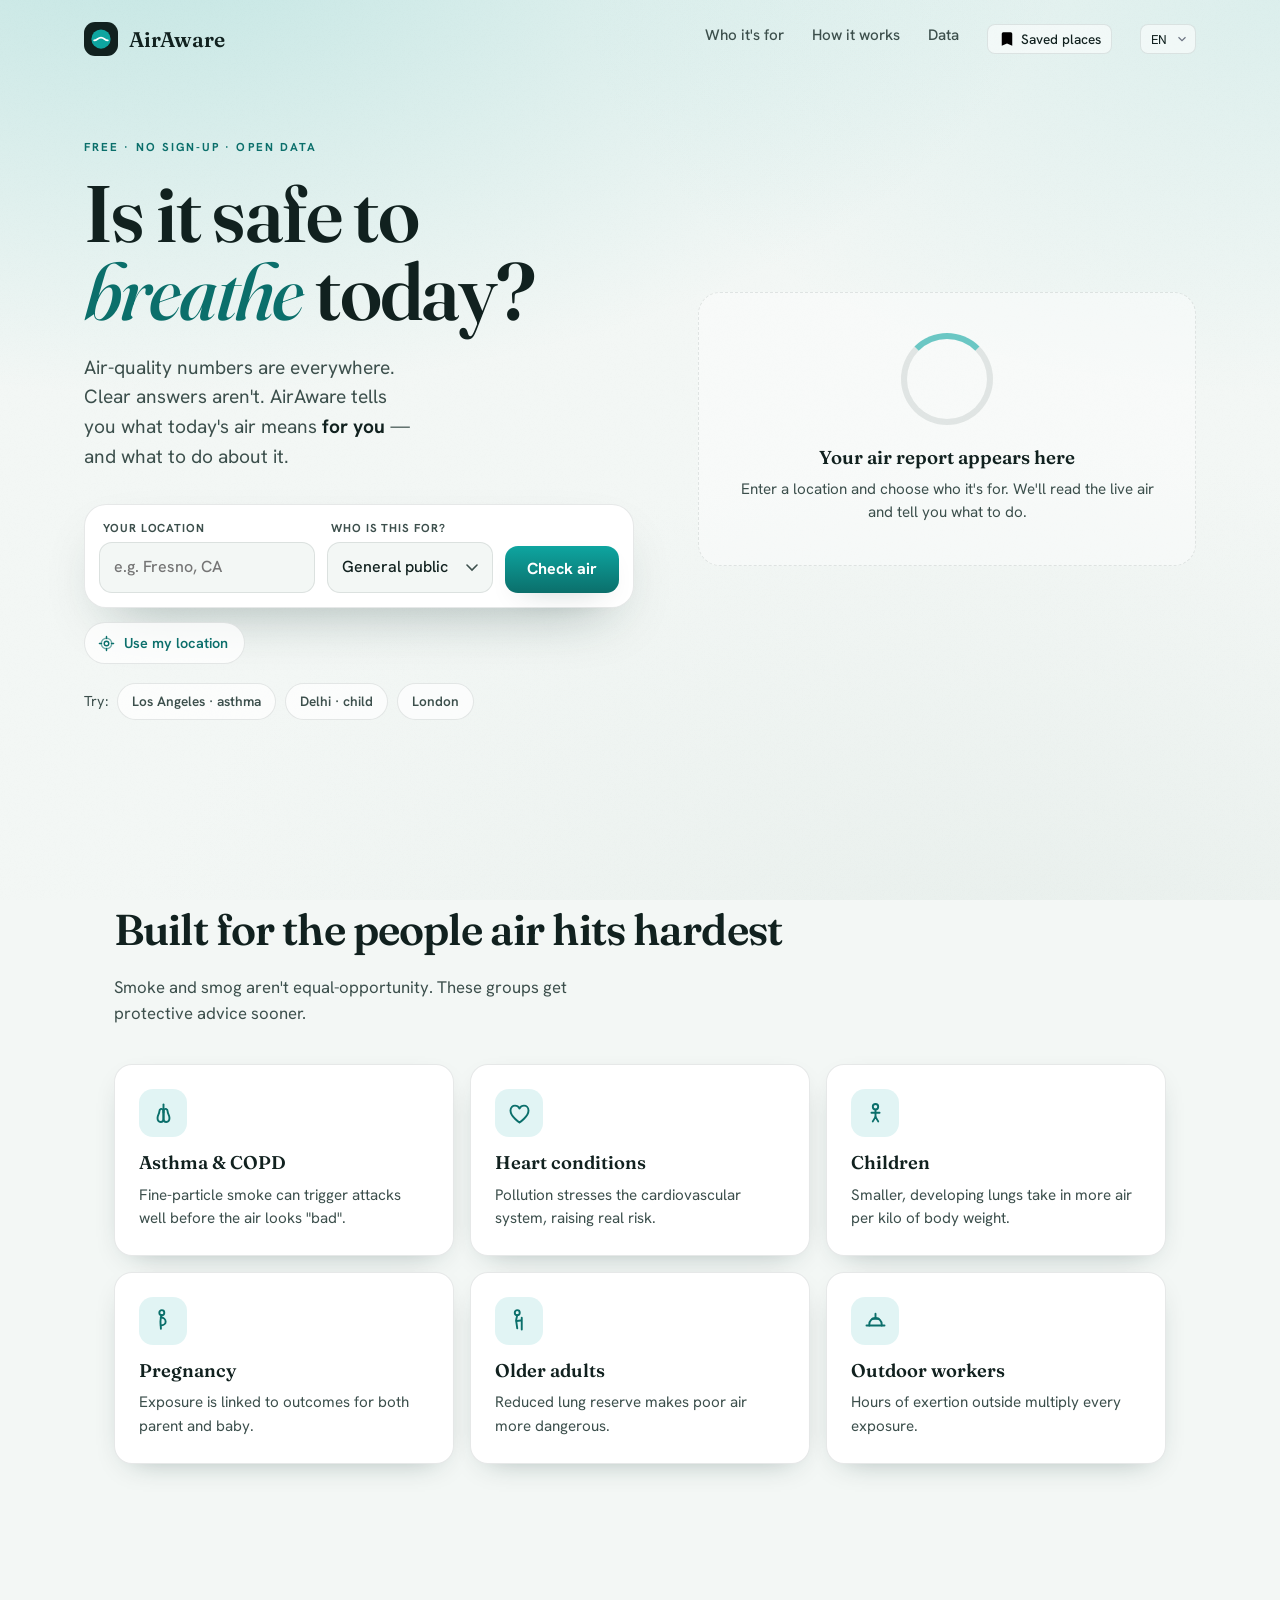
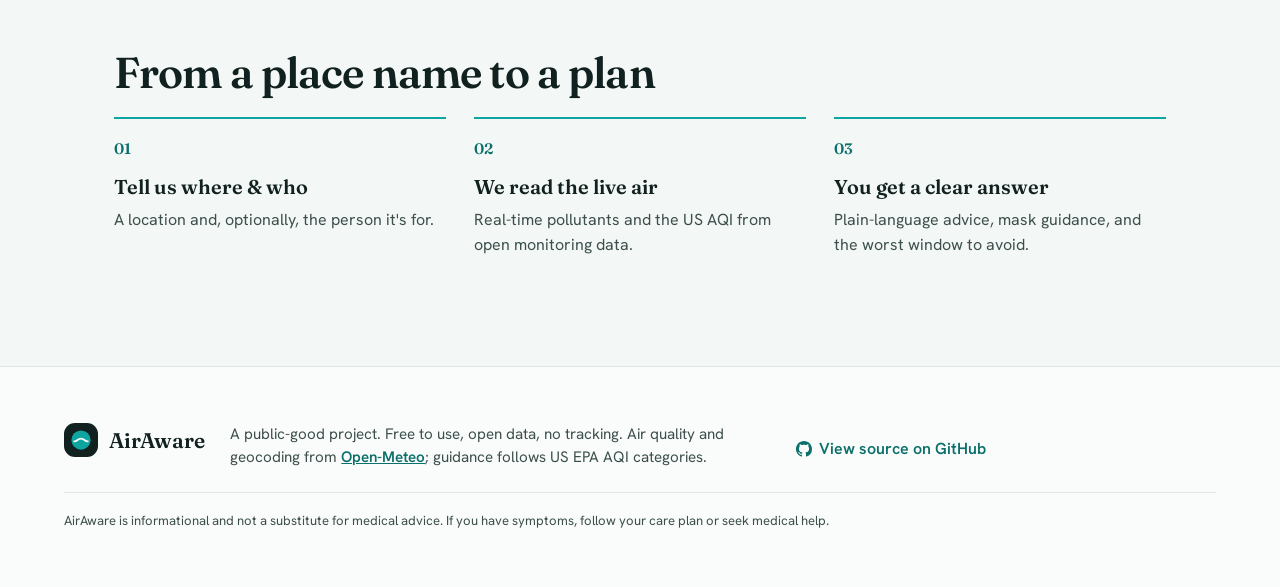
<file: docs/index.html>
<!DOCTYPE html>
<html lang="en">
<head>
  <meta charset="UTF-8" />
  <meta name="viewport" content="width=device-width, initial-scale=1.0" />
  <title>AirAware — Is it safe to breathe today?</title>
  <meta name="description" content="Personalized, plain-language air-quality advice for the people smoke and smog hurt most. Free, no sign-up." />
  <link rel="canonical" href="https://softbrowndog.github.io/AirAware/" />
  <meta name="theme-color" content="#0ea5a0" />
  <meta property="og:type" content="website" />
  <meta property="og:url" content="https://softbrowndog.github.io/AirAware/" />
  <meta property="og:site_name" content="AirAware" />
  <meta property="og:title" content="AirAware — Is it safe to breathe today?" />
  <meta property="og:description" content="Personalized, plain-language air-quality advice for the people smoke and smog hurt most. Free, no sign-up, open data." />
  <meta name="twitter:card" content="summary" />
  <meta name="twitter:title" content="AirAware — Is it safe to breathe today?" />
  <meta name="twitter:description" content="Personalized, plain-language air-quality advice. Free, no sign-up, open data." />
  <link rel="preconnect" href="https://fonts.googleapis.com" />
  <link rel="preconnect" href="https://fonts.gstatic.com" crossorigin />
  <link href="https://fonts.googleapis.com/css2?family=Fraunces:opsz,wght@9..144,400;9..144,500;9..144,600;9..144,9..144,700&family=Hanken+Grotesk:wght@400;500;600;700&display=swap" rel="stylesheet" />
  <link rel="stylesheet" href="styles.css" />
  <link rel="icon" href="data:image/svg+xml,%3Csvg xmlns='http://www.w3.org/2000/svg' viewBox='0 0 32 32'%3E%3Ccircle cx='16' cy='16' r='14' fill='%230ea5a0'/%3E%3Cpath d='M6 18c5 0 5-4 10-4s5 4 10 4' stroke='white' stroke-width='2.4' fill='none' stroke-linecap='round'/%3E%3C/svg%3E" />
  <link rel="manifest" href="manifest.webmanifest" />
  <link rel="apple-touch-icon" href="icons/apple-touch-icon.png" />
  <script type="application/ld+json">
  {
    "@context": "https://schema.org",
    "@type": "WebApplication",
    "name": "AirAware",
    "url": "https://softbrowndog.github.io/AirAware/",
    "description": "Personalized, plain-language air-quality advice for the people smoke and smog hurt most. Free, no sign-up, open data.",
    "applicationCategory": "HealthApplication",
    "operatingSystem": "Any",
    "browserRequirements": "Requires JavaScript",
    "offers": { "@type": "Offer", "price": "0", "priceCurrency": "USD" },
    "isAccessibleForFree": true,
    "inLanguage": "en"
  }
  </script>
</head>
<body data-state="idle">
  <div class="haze" aria-hidden="true"></div>
  <div class="air-field" aria-hidden="true">
    <span></span><span></span><span></span><span></span><span></span>
    <span></span><span></span><span></span><span></span><span></span>
  </div>

  <header class="site-header">
    <a class="brand" href="./">
      <span class="brand-mark" aria-hidden="true">
        <svg viewBox="0 0 32 32"><circle cx="16" cy="16" r="14"/><path d="M6 18c5 0 5-4 10-4s5 4 10 4"/></svg>
      </span>
      <span class="brand-name">AirAware</span>
    </a>
    <nav class="site-nav">
      <a href="#who">Who it's for</a>
      <a href="#how">How it works</a>
      <a href="#trust">Data</a>
      <button class="nav-btn" id="saved-btn" type="button" aria-expanded="false">
        <svg viewBox="0 0 24 24" aria-hidden="true" width="18" height="18">
          <path d="M17 3H7a2 2 0 0 0-2 2v16l7-3 7 3V5a2 2 0 0 0-2-2z"/>
        </svg>
        <span data-i18n="app.saved_places">Saved places</span>
      </button>
      <select id="lang-select" class="lang-select" aria-label="Language">
        <option value="en">EN</option>
        <option value="es">ES</option>
        <option value="hi">HI</option>
        <option value="id">ID</option>
        <option value="zh">ZH</option>
        <option value="ar">AR</option>
        <option value="fr">FR</option>
      </select>
    </nav>
  </header>

  <!-- Saved-places drawer (populated by app.js savedPlacesDrawer()) -->
  <aside id="saved-places" class="saved-panel" aria-label="Saved places" hidden></aside>

  <main>
    <section class="hero">
      <div class="hero-copy">
        <p class="eyebrow">Free · No sign-up · Open data</p>
        <h1 class="display">Is it safe to<br /><em>breathe</em> today?</h1>
        <p class="lede">
          Air-quality numbers are everywhere. Clear answers aren't. AirAware tells
          you what today's air means <strong>for you</strong> — and what to do
          about it.
        </p>

        <form id="check-form" class="checker" autocomplete="off">
          <div class="field field--place">
            <label for="location">Your location</label>
            <input id="location" name="location" type="text"
                   placeholder="e.g. Fresno, CA" required />
          </div>
          <div class="field field--group">
            <label for="group">Who is this for?</label>
            <select id="group" name="group">
              <option value="general">General public</option>
              <option value="respiratory">Asthma / COPD</option>
              <option value="heart">Heart condition</option>
              <option value="older_adult">Older adult</option>
              <option value="pregnant">Pregnant</option>
              <option value="child">Child</option>
              <option value="outdoor_worker">Outdoor worker</option>
            </select>
          </div>
          <button type="submit" class="btn-check">
            <span class="btn-label">Check air</span>
            <span class="btn-spin" aria-hidden="true"></span>
          </button>
        </form>

        <div class="locate-row">
          <button id="locate" class="btn-locate" type="button">
            <svg viewBox="0 0 24 24" aria-hidden="true" class="loc-ico">
              <circle cx="12" cy="12" r="3.2"></circle>
              <path d="M12 2v3M12 19v3M2 12h3M19 12h3"></path>
              <circle cx="12" cy="12" r="7.4" class="loc-ring"></circle>
            </svg>
            <span class="locate-label">Use my location</span>
          </button>
          <span class="locate-hint" id="locate-hint"></span>
        </div>

        <div class="quick">
          <span>Try:</span>
          <button class="chip" data-loc="Los Angeles" data-group="respiratory">Los Angeles · asthma</button>
          <button class="chip" data-loc="Delhi" data-group="child">Delhi · child</button>
          <button class="chip" data-loc="London" data-group="general">London</button>
        </div>
      </div>

      <div class="hero-result" id="result" aria-live="polite">
        <!-- The result card and placeholder are rendered here by app.js -->
      </div>
    </section>

    <section class="who" id="who">
      <h2 class="section-title">Built for the people air hits hardest</h2>
      <p class="section-sub">Smoke and smog aren't equal-opportunity. These groups get protective advice sooner.</p>
      <ul class="who-grid">
        <li>
          <span class="who-ico" aria-hidden="true"><svg viewBox="0 0 24 24"><path d="M12 4v7"/><path d="M12 9c-1.2-1.7-3.7-1.5-3.7 1.3 0 2.2-1.6 3-1.6 5.8 0 2.3 1.1 3.4 2.8 3.4 1.4 0 2.5-1 2.5-2.6Z"/><path d="M12 9c1.2-1.7 3.7-1.5 3.7 1.3 0 2.2 1.6 3 1.6 5.8 0 2.3-1.1 3.4-2.8 3.4-1.4 0-2.5-1-2.5-2.6Z"/></svg></span>
          <h3>Asthma &amp; COPD</h3><p>Fine-particle smoke can trigger attacks well before the air looks "bad".</p>
        </li>
        <li>
          <span class="who-ico" aria-hidden="true"><svg viewBox="0 0 24 24"><path d="M12 20C12 20 4 14.8 4 9.3 4 6.4 6 5 8 5c1.8 0 3.3 1.2 4 2.5C12.7 6.2 14.2 5 16 5c2 0 4 1.4 4 4.3 0 5.5-8 10.7-8 10.7Z"/></svg></span>
          <h3>Heart conditions</h3><p>Pollution stresses the cardiovascular system, raising real risk.</p>
        </li>
        <li>
          <span class="who-ico" aria-hidden="true"><svg viewBox="0 0 24 24"><circle cx="12" cy="6" r="2.4"/><path d="M12 8.6v6.4"/><path d="M8.4 11.4h7.2"/><path d="M12 15l-2.4 4M12 15l2.4 4"/></svg></span>
          <h3>Children</h3><p>Smaller, developing lungs take in more air per kilo of body weight.</p>
        </li>
        <li>
          <span class="who-ico" aria-hidden="true"><svg viewBox="0 0 24 24"><circle cx="10.5" cy="5" r="2.2"/><path d="M10.5 7.2c-1.1 1.4-1.2 3.6-1.2 5.6 0 3 .4 4.6.4 6.6"/><path d="M9.6 9.4c2.4 0 4.3 1.5 4.3 3.6 0 2-1.9 3.3-4.3 3.3"/></svg></span>
          <h3>Pregnancy</h3><p>Exposure is linked to outcomes for both parent and baby.</p>
        </li>
        <li>
          <span class="who-ico" aria-hidden="true"><svg viewBox="0 0 24 24"><circle cx="10" cy="5" r="2.2"/><path d="M10 7.2c-.3 2-1 3-1 5l1 6.8"/><path d="M9.4 12.4 13 12"/><path d="M14 9.5V20"/></svg></span>
          <h3>Older adults</h3><p>Reduced lung reserve makes poor air more dangerous.</p>
        </li>
        <li>
          <span class="who-ico" aria-hidden="true"><svg viewBox="0 0 24 24"><path d="M4 16.5h16"/><path d="M6.5 16.5v-1.2a5.5 5.5 0 0 1 11 0v1.2"/><path d="M9.2 10.5h5.6"/><path d="M12 9.8V6"/></svg></span>
          <h3>Outdoor workers</h3><p>Hours of exertion outside multiply every exposure.</p>
        </li>
      </ul>
    </section>

    <section class="how" id="how">
      <h2 class="section-title">From a place name to a plan</h2>
      <ol class="steps">
        <li><span class="step-n">01</span><h3>Tell us where &amp; who</h3><p>A location and, optionally, the person it's for.</p></li>
        <li><span class="step-n">02</span><h3>We read the live air</h3><p>Real-time pollutants and the US AQI from open monitoring data.</p></li>
        <li><span class="step-n">03</span><h3>You get a clear answer</h3><p>Plain-language advice, mask guidance, and the worst window to avoid.</p></li>
      </ol>
    </section>
  </main>

  <footer class="site-footer" id="trust">
    <div class="foot-main">
      <div class="brand brand--foot">
        <span class="brand-mark" aria-hidden="true">
          <svg viewBox="0 0 32 32"><circle cx="16" cy="16" r="14"/><path d="M6 18c5 0 5-4 10-4s5 4 10 4"/></svg>
        </span>
        <span class="brand-name">AirAware</span>
      </div>
      <p class="foot-note">
        A public-good project. Free to use, open data, no tracking. Air quality
        and geocoding from <a href="https://open-meteo.com/" rel="noopener" target="_blank">Open-Meteo</a>;
        guidance follows US EPA AQI categories.
      </p>
      <p class="foot-links">
        <a href="https://github.com/SoftBrownDog/AirAware" rel="noopener" target="_blank">View source on GitHub</a>
      </p>
    </div>
    <p class="disclaimer">
      AirAware is informational and not a substitute for medical advice. If you
      have symptoms, follow your care plan or seek medical help.
    </p>
  </footer>

  <script src="app.js"></script>
</body>
</html>
</file>
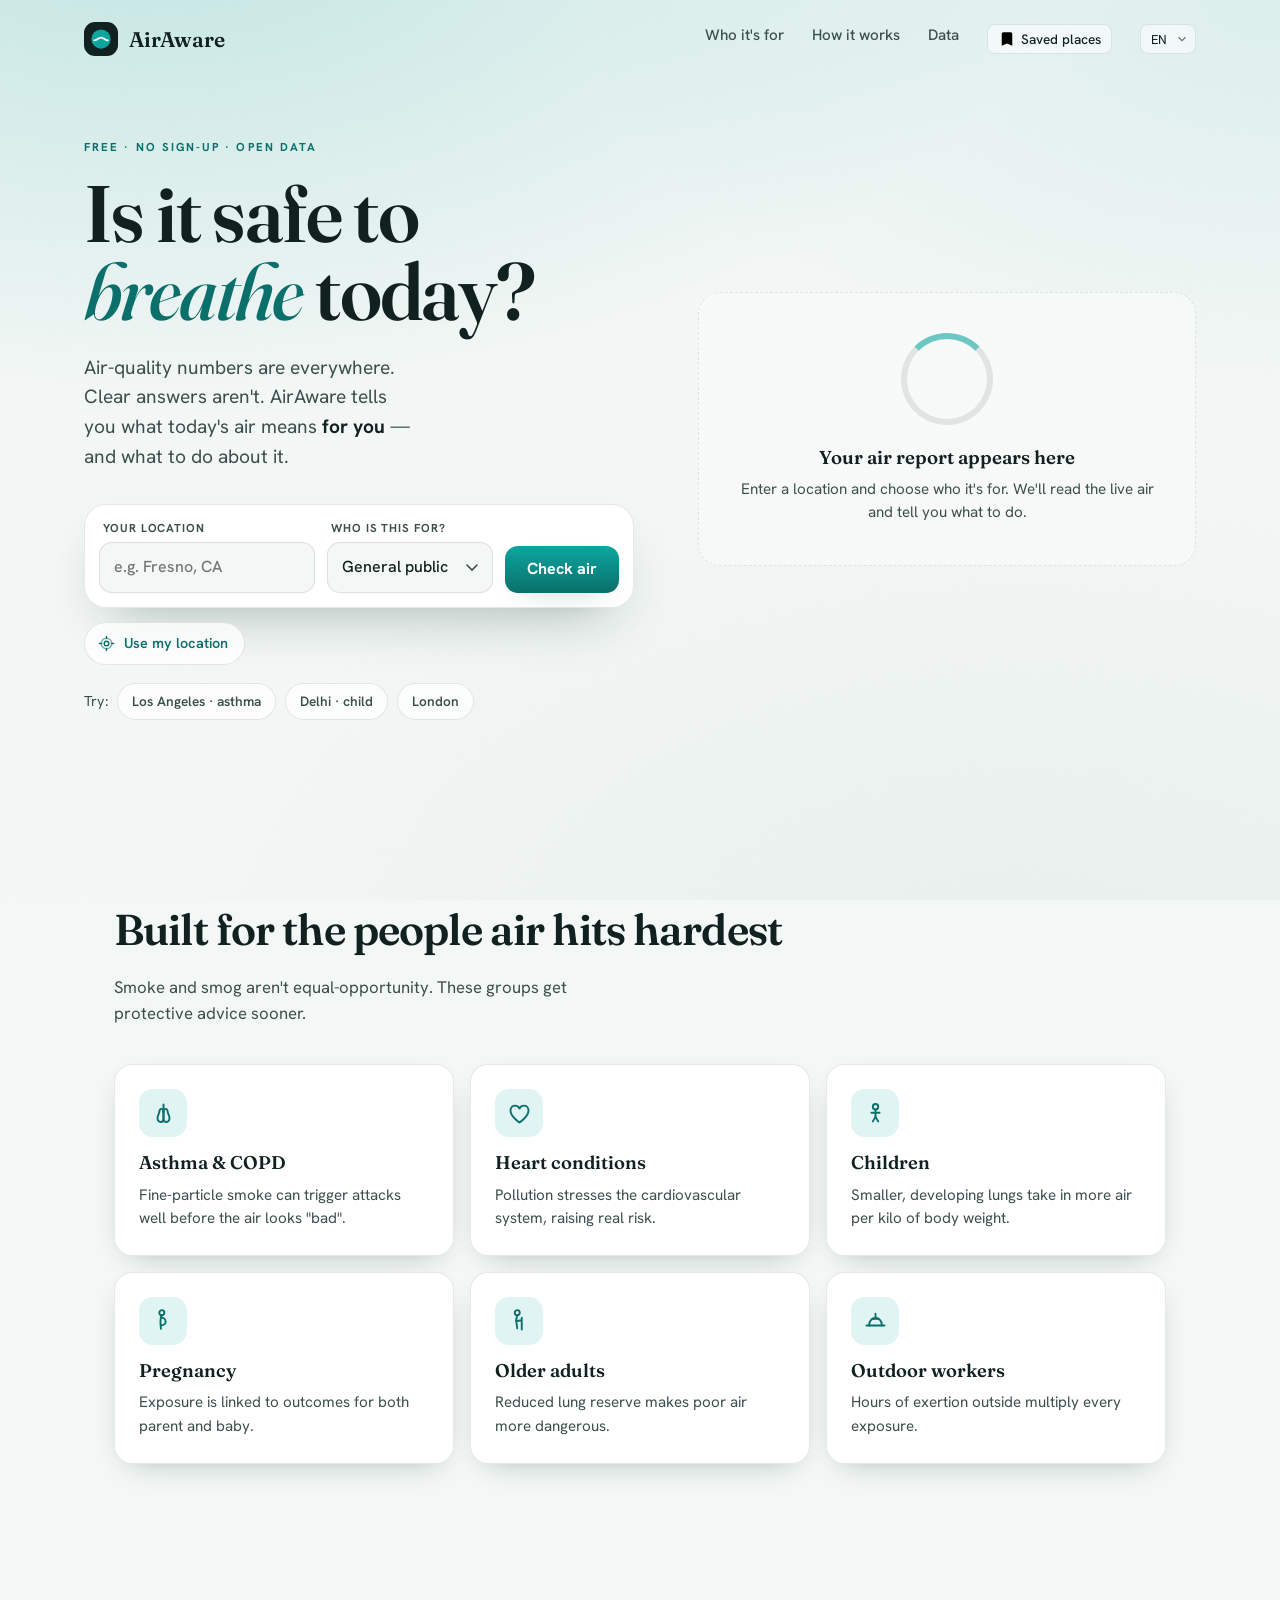
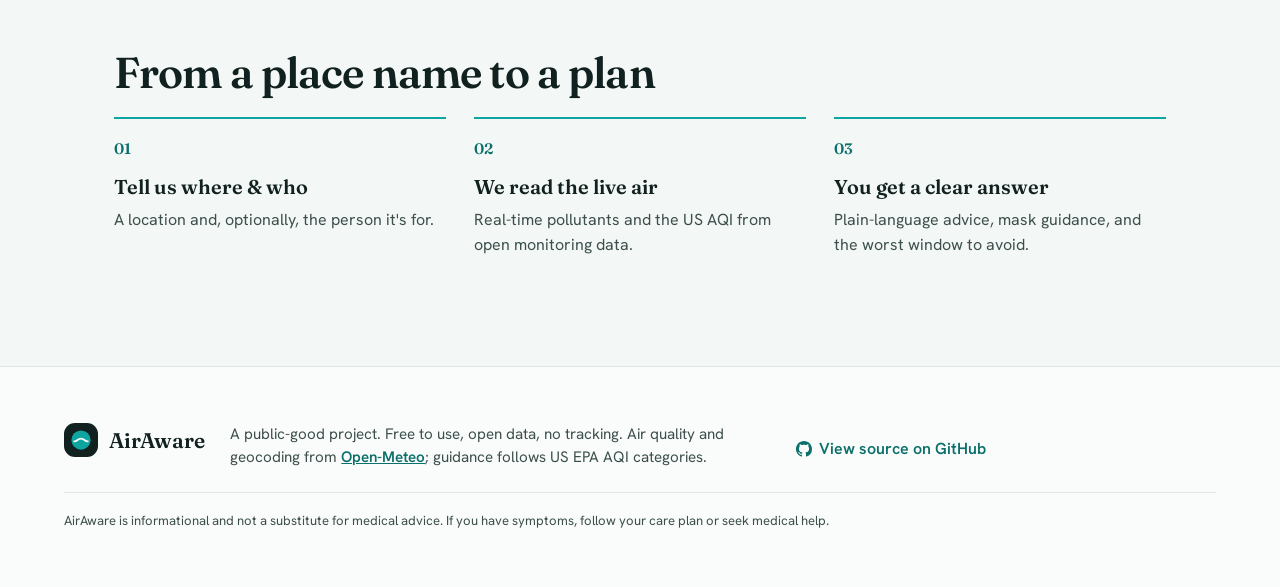
<file: docs/standalone.html>
<!DOCTYPE html>
<html lang="en">
<head>
  <meta charset="UTF-8" />
  <meta name="viewport" content="width=device-width, initial-scale=1.0" />
  <title>AirAware — Is it safe to breathe today?</title>
  <meta name="description" content="Personalized, plain-language air-quality advice for the people smoke and smog hurt most. Free, no sign-up." />
  <link rel="canonical" href="https://softbrowndog.github.io/AirAware/" />
  <meta name="theme-color" content="#0ea5a0" />
  <meta property="og:type" content="website" />
  <meta property="og:url" content="https://softbrowndog.github.io/AirAware/" />
  <meta property="og:site_name" content="AirAware" />
  <meta property="og:title" content="AirAware — Is it safe to breathe today?" />
  <meta property="og:description" content="Personalized, plain-language air-quality advice for the people smoke and smog hurt most. Free, no sign-up, open data." />
  <meta name="twitter:card" content="summary" />
  <meta name="twitter:title" content="AirAware — Is it safe to breathe today?" />
  <meta name="twitter:description" content="Personalized, plain-language air-quality advice. Free, no sign-up, open data." />
  <link rel="preconnect" href="https://fonts.googleapis.com" />
  <link rel="preconnect" href="https://fonts.gstatic.com" crossorigin />
  <link href="https://fonts.googleapis.com/css2?family=Fraunces:opsz,wght@9..144,400;9..144,500;9..144,600;9..144,9..144,700&family=Hanken+Grotesk:wght@400;500;600;700&display=swap" rel="stylesheet" />
  <style>
/* AirAware — "calm clarity" aesthetic.
   Editorial serif display (Fraunces) + clean grotesque body (Hanken Grotesk),
   an atmospheric living-air background, and a result card that takes on the
   real AQI category colour. */

:root {
  --ink: #11211f;
  --ink-soft: #3c4f4c;
  --paper: #f3f7f5;
  --paper-2: #e8efec;
  --card: #ffffff;
  --line: rgba(17, 33, 31, 0.10);
  --teal: #0ea5a0;
  --teal-deep: #0b6f6b;
  --shadow: 0 24px 60px -28px rgba(11, 47, 44, 0.42);
  --shadow-sm: 0 10px 30px -18px rgba(11, 47, 44, 0.45);
  --radius: 22px;

  /* AQI category palette (US EPA) */
  --aqi-good: #2f9e6b;
  --aqi-moderate: #d9a400;
  --aqi-usg: #ef8a32;
  --aqi-unhealthy: #e0524f;
  --aqi-veryunhealthy: #8a63d2;
  --aqi-hazardous: #9a4d4a;

  /* current accent — overridden when a result loads */
  --accent: var(--teal);
  --accent-tint: rgba(14, 165, 160, 0.12);
  /* ambient haze (0 clean → ~0.8 hazardous), set per AQI category */
  --haze: 0;
}

/* Dark mode: re-derive surfaces/ink and brighten AQI colours so category
   text keeps WCAG AA contrast on dark cards. Honours the OS preference. */
@media (prefers-color-scheme: dark) {
  :root {
    --ink: #e7efed;
    --ink-soft: #a3b4b0;
    --paper: #0d1715;
    --paper-2: #15211e;
    --card: #18241f;
    --line: rgba(231, 239, 237, 0.14);
    --shadow: 0 24px 60px -28px rgba(0, 0, 0, 0.65);
    --shadow-sm: 0 10px 30px -18px rgba(0, 0, 0, 0.6);
    --teal-deep: #3fd0c8;
    --accent-tint: rgba(14, 165, 160, 0.22);
    --aqi-good: #41bd82;
    --aqi-moderate: #e9bb24;
    --aqi-usg: #ff9f52;
    --aqi-unhealthy: #f26d6a;
    --aqi-veryunhealthy: #a886e2;
    --aqi-hazardous: #cf716e;
  }
}

* { box-sizing: border-box; }

/* Clear, consistent keyboard-focus ring across all interactive elements */
:focus-visible { outline: 3px solid var(--accent); outline-offset: 2px; border-radius: 8px; }

html { scroll-behavior: smooth; }

body {
  margin: 0;
  font-family: "Hanken Grotesk", system-ui, sans-serif;
  color: var(--ink);
  background: var(--paper);
  line-height: 1.55;
  -webkit-font-smoothing: antialiased;
  overflow-x: hidden;
  position: relative;
  min-height: 100vh;
}

/* Atmospheric background that subtly shifts toward the accent colour */
body::before {
  content: "";
  position: fixed;
  inset: 0;
  z-index: -2;
  background:
    radial-gradient(120% 90% at 12% -10%, color-mix(in srgb, var(--accent) 22%, transparent), transparent 60%),
    radial-gradient(100% 80% at 100% 0%, rgba(14, 165, 160, 0.10), transparent 55%),
    radial-gradient(140% 120% at 80% 110%, var(--paper-2), transparent 50%),
    var(--paper);
  transition: background 1.1s ease;
}
/* Fine grain for depth */
body::after {
  content: "";
  position: fixed;
  inset: 0;
  z-index: -1;
  opacity: 0.5;
  pointer-events: none;
  background-image: url("data:image/svg+xml,%3Csvg xmlns='http://www.w3.org/2000/svg' width='140' height='140'%3E%3Cfilter id='n'%3E%3CfeTurbulence type='fractalNoise' baseFrequency='0.85' numOctaves='2'/%3E%3C/filter%3E%3Crect width='100%25' height='100%25' filter='url(%23n)' opacity='0.035'/%3E%3C/svg%3E");
}

/* V1: ambient haze that thickens toward the edges as the air worsens. The
   centre stays clear so card text keeps full contrast. Driven by --haze. */
.haze {
  position: fixed; inset: 0; z-index: -1; pointer-events: none;
  opacity: var(--haze, 0);
  transition: opacity 1.2s ease, background 1.2s ease;
  background:
    radial-gradient(125% 100% at 50% 50%, transparent 42%,
      color-mix(in srgb, var(--accent) 48%, transparent) 100%),
    radial-gradient(100% 70% at 50% 118%,
      color-mix(in srgb, var(--accent) 32%, transparent), transparent 60%);
}

/* Drifting "air" particles — denser, blurrier (smokier) as --haze rises */
.air-field { position: fixed; inset: 0; z-index: -1; pointer-events: none;
  filter: blur(calc(var(--haze) * 1.6px));
  transition: filter 1.2s ease; }
.air-field span {
  position: absolute;
  bottom: -8vh;
  width: 10px; height: 10px;
  border-radius: 50%;
  background: radial-gradient(circle at 35% 30%, #fff, color-mix(in srgb, var(--accent) 55%, #fff) 80%);
  opacity: 0.0;
  filter: blur(0.3px);
  animation: rise linear infinite;
}
.air-field span:nth-child(1){ left: 6%;  width: 7px;  animation-duration: 26s; animation-delay: 0s; }
.air-field span:nth-child(2){ left: 18%; width: 12px; animation-duration: 34s; animation-delay: 4s; }
.air-field span:nth-child(3){ left: 29%; width: 5px;  animation-duration: 22s; animation-delay: 9s; }
.air-field span:nth-child(4){ left: 41%; width: 9px;  animation-duration: 30s; animation-delay: 2s; }
.air-field span:nth-child(5){ left: 53%; width: 6px;  animation-duration: 38s; animation-delay: 6s; }
.air-field span:nth-child(6){ left: 64%; width: 11px; animation-duration: 28s; animation-delay: 12s; }
.air-field span:nth-child(7){ left: 73%; width: 5px;  animation-duration: 24s; animation-delay: 3s; }
.air-field span:nth-child(8){ left: 82%; width: 8px;  animation-duration: 33s; animation-delay: 8s; }
.air-field span:nth-child(9){ left: 90%; width: 6px;  animation-duration: 21s; animation-delay: 11s; }
.air-field span:nth-child(10){left: 96%; width: 10px; animation-duration: 36s; animation-delay: 5s; }
@keyframes rise {
  0%   { transform: translateY(0) translateX(0); opacity: 0; }
  10%  { opacity: 0.55; }
  90%  { opacity: 0.4; }
  100% { transform: translateY(-118vh) translateX(28px); opacity: 0; }
}

/* ---------- Header ---------- */
.site-header {
  display: flex; align-items: center; justify-content: space-between;
  padding: 22px clamp(20px, 5vw, 64px);
  max-width: 1240px; margin: 0 auto;
}
.brand { display: inline-flex; align-items: center; gap: 11px; text-decoration: none; color: var(--ink); }
.brand-mark { width: 34px; height: 34px; display: grid; place-items: center;
  background: var(--ink); border-radius: 11px; box-shadow: var(--shadow-sm); }
.brand-mark svg { width: 22px; height: 22px; }
.brand-mark circle { fill: var(--accent); transition: fill .8s ease; }
.brand-mark path { stroke: #fff; stroke-width: 2.4; fill: none; stroke-linecap: round; }
.brand-name { font-family: "Fraunces", serif; font-weight: 600; font-size: 1.32rem; letter-spacing: -0.01em; }
.site-nav { display: flex; gap: 28px; }
.site-nav a { text-decoration: none; color: var(--ink-soft); font-weight: 500; font-size: 0.95rem;
  position: relative; transition: color .2s; }
.site-nav a::after { content:""; position:absolute; left:0; bottom:-5px; height:2px; width:0;
  background: var(--accent); transition: width .25s ease; }
.site-nav a:hover { color: var(--ink); }
.site-nav a:hover::after { width: 100%; }

/* ---------- Hero ---------- */
.hero {
  max-width: 1240px; margin: 0 auto;
  padding: clamp(28px, 5vw, 60px) clamp(20px, 5vw, 64px) clamp(48px, 7vw, 96px);
  display: grid; grid-template-columns: 1.05fr 0.95fr; gap: clamp(28px, 5vw, 72px);
  align-items: center;
}
.eyebrow {
  text-transform: uppercase; letter-spacing: 0.18em; font-size: 0.72rem;
  font-weight: 700; color: var(--teal-deep); margin: 0 0 18px;
  opacity: 0; animation: fade-up .7s ease .05s forwards;
}
.display {
  font-family: "Fraunces", serif; font-weight: 600;
  font-size: clamp(2.7rem, 6.4vw, 5rem); line-height: 0.98; letter-spacing: -0.02em;
  margin: 0 0 22px;
  opacity: 0; animation: fade-up .8s ease .12s forwards;
}
.display em { font-style: italic; font-weight: 500; color: var(--teal-deep);
  font-variation-settings: "opsz" 120; }
.lede {
  font-size: clamp(1.04rem, 1.5vw, 1.22rem); color: var(--ink-soft);
  max-width: 30ch; margin: 0 0 32px;
  opacity: 0; animation: fade-up .8s ease .2s forwards;
}
.lede strong { color: var(--ink); }

.checker {
  display: grid; grid-template-columns: 1.3fr 1fr auto; gap: 12px;
  background: var(--card); padding: 14px; border-radius: var(--radius);
  border: 1px solid var(--line); box-shadow: var(--shadow);
  opacity: 0; animation: fade-up .8s ease .28s forwards;
}
.field { display: flex; flex-direction: column; gap: 6px; text-align: left; min-width: 0; }
.field label { font-size: 0.72rem; font-weight: 700; text-transform: uppercase;
  letter-spacing: 0.08em; color: var(--ink-soft); padding-left: 4px; }
.field input, .field select {
  font: inherit; font-weight: 500; color: var(--ink);
  border: 1px solid var(--line); background: var(--paper);
  border-radius: 13px; padding: 12px 14px; width: 100%;
  transition: border-color .2s, box-shadow .2s; appearance: none;
}
.field select {
  background-image: url("data:image/svg+xml,%3Csvg xmlns='http://www.w3.org/2000/svg' width='12' height='8'%3E%3Cpath d='M1 1l5 5 5-5' stroke='%233c4f4c' stroke-width='1.6' fill='none' stroke-linecap='round'/%3E%3C/svg%3E");
  background-repeat: no-repeat; background-position: right 14px center; padding-right: 34px;
}
.field input:focus, .field select:focus {
  outline: none; border-color: var(--accent);
  box-shadow: 0 0 0 4px var(--accent-tint);
}
.btn-check {
  align-self: end; display: inline-flex; align-items: center; gap: 9px;
  font: inherit; font-weight: 700; color: #fff; cursor: pointer;
  background: linear-gradient(180deg, var(--teal), var(--teal-deep));
  border: none; border-radius: 13px; padding: 13px 22px; height: 47px;
  box-shadow: var(--shadow-sm); transition: transform .15s ease, filter .2s;
  white-space: nowrap;
}
.btn-check:hover { transform: translateY(-2px); filter: brightness(1.05); }
.btn-check:active { transform: translateY(0); }
.btn-spin {
  width: 16px; height: 16px; border-radius: 50%;
  border: 2px solid rgba(255,255,255,0.45); border-top-color: #fff;
  display: none; animation: spin .7s linear infinite;
}
body[data-state="loading"] .btn-spin { display: inline-block; }
body[data-state="loading"] .btn-label { opacity: 0.85; }
@keyframes spin { to { transform: rotate(360deg); } }

.locate-row { display: flex; align-items: center; flex-wrap: wrap; gap: 12px; margin-top: 14px;
  opacity: 0; animation: fade-up .8s ease .32s forwards; }
.btn-locate {
  display: inline-flex; align-items: center; gap: 9px;
  font: inherit; font-size: 0.9rem; font-weight: 600; color: var(--teal-deep);
  background: rgba(255,255,255,0.75); border: 1px solid var(--line);
  border-radius: 999px; padding: 9px 16px 9px 13px; cursor: pointer;
  transition: all .18s ease;
}
.btn-locate:hover { background: var(--card); border-color: var(--accent); transform: translateY(-1px); box-shadow: var(--shadow-sm); }
.loc-ico { width: 17px; height: 17px; fill: none; stroke: var(--teal-deep); stroke-width: 2; stroke-linecap: round; }
.loc-ico .loc-ring { opacity: 0.55; }
.btn-locate.is-busy .loc-ico { animation: spin 1s linear infinite; }
.btn-locate.is-busy { pointer-events: none; opacity: 0.8; }
.locate-hint { font-size: 0.85rem; color: var(--ink-soft); }

.quick { display: flex; align-items: center; flex-wrap: wrap; gap: 9px; margin-top: 18px;
  font-size: 0.9rem; color: var(--ink-soft);
  opacity: 0; animation: fade-up .8s ease .36s forwards; }
.chip {
  font: inherit; font-size: 0.85rem; font-weight: 600; color: var(--ink-soft);
  background: rgba(255,255,255,0.7); border: 1px solid var(--line);
  border-radius: 999px; padding: 7px 14px; cursor: pointer;
  transition: all .18s ease;
}
.chip:hover { color: var(--ink); border-color: var(--accent); background: var(--card); transform: translateY(-1px); }

/* ---------- Result card ---------- */
.hero-result { opacity: 0; animation: fade-up .9s ease .42s forwards; }

.result-placeholder {
  border: 1.5px dashed var(--line); border-radius: var(--radius);
  background: rgba(255,255,255,0.4); backdrop-filter: blur(2px);
  padding: 40px 34px; text-align: center; color: var(--ink-soft);
}
.result-placeholder .ph-ring {
  width: 92px; height: 92px; margin: 0 auto 18px; border-radius: 50%;
  border: 6px solid var(--line);
  border-top-color: color-mix(in srgb, var(--teal) 60%, transparent);
  animation: spin 3.2s linear infinite;
}
.result-placeholder h3 { font-family: "Fraunces", serif; font-weight: 600; margin: 0 0 6px; color: var(--ink); }
.result-placeholder p { margin: 0; font-size: 0.95rem; }

.card {
  background: var(--card); border-radius: var(--radius);
  border: 1px solid var(--line); box-shadow: var(--shadow);
  overflow: hidden; animation: card-in .55s cubic-bezier(.2,.7,.2,1) both;
}
@keyframes card-in { from { opacity: 0; transform: translateY(16px) scale(.985); } to { opacity: 1; transform: none; } }

.card-top {
  display: flex; gap: 22px; align-items: center;
  padding: 26px 28px;
  background:
    linear-gradient(180deg, color-mix(in srgb, var(--accent) 16%, var(--card)), var(--card));
  border-bottom: 1px solid var(--line);
}
.gauge { position: relative; flex: 0 0 auto; width: 116px; height: 116px; }
.gauge svg { width: 100%; height: 100%; transform: rotate(-90deg); overflow: visible; }
/* V2: six coloured arcs form a Good→Hazardous scale dial */
.gauge .seg { fill: none; stroke-width: 9; opacity: 0.92; }
.gauge .tick { stroke: var(--ink); stroke-width: 4; stroke-linecap: round;
  filter: drop-shadow(0 0 2px rgba(255,255,255,0.9)); animation: tick-in .7s cubic-bezier(.2,.8,.2,1) both; }
@keyframes tick-in { from { opacity: 0; } to { opacity: 1; } }
.gauge-num {
  position: absolute; inset: 0; display: grid; place-content: center; text-align: center;
}
.gauge-num b { font-family: "Fraunces", serif; font-size: 2.1rem; font-weight: 600; line-height: 1; }
.gauge-num small { display: block; font-size: 0.62rem; letter-spacing: 0.14em;
  text-transform: uppercase; color: var(--ink-soft); margin-top: 3px; }
.card-head h2 { margin: 0 0 4px; font-size: 1.06rem; font-weight: 700; }
.card-head .place { color: var(--ink-soft); }
.pills { display: flex; flex-wrap: wrap; gap: 8px; align-items: center; margin-top: 12px; }
.category-pill {
  display: inline-block; padding: 5px 13px; border-radius: 999px;
  font-size: 0.8rem; font-weight: 700; color: #fff;
  background: var(--accent); box-shadow: var(--shadow-sm);
}
/* Secondary national index, shown alongside the primary US AQI category */
.regional-pill {
  display: inline-block; padding: 5px 12px; border-radius: 999px;
  font-size: 0.76rem; font-weight: 700; color: var(--teal-deep);
  background: var(--card); border: 1px solid var(--accent);
}

.card-body { padding: 22px 28px 26px; }
.headline { font-family: "Fraunces", serif; font-size: 1.28rem; font-weight: 600;
  margin: 0 0 10px; letter-spacing: -0.01em; }
.action { margin: 0 0 18px; color: var(--ink-soft); }
.meta { display: flex; flex-wrap: wrap; gap: 10px; margin-bottom: 18px; }
.tag {
  display: inline-flex; align-items: center; gap: 7px;
  font-size: 0.85rem; font-weight: 600; color: var(--ink-soft);
  background: var(--paper); border: 1px solid var(--line);
  padding: 8px 13px; border-radius: 12px;
}
.tag.mask { color: #7a2e2c; background: #fdeceb; border-color: #f6cfcd; }
.tag.good { color: #1f6e4a; background: #e8f6ee; border-color: #c7e8d4; }
.tag .dot { width: 9px; height: 9px; border-radius: 50%; background: var(--accent); }

/* Personalization note next to "Tuned for …" */
.tuned-note { display: inline-block; font-size: 0.72rem; font-weight: 700;
  color: var(--teal-deep); background: var(--accent-tint);
  padding: 2px 8px; border-radius: 999px; margin-left: 4px; }

/* Signature: cigarette-equivalent block */
.cig { margin: 0 0 16px; padding: 16px 18px; border-radius: 16px;
  background: linear-gradient(135deg, var(--accent-tint), color-mix(in srgb, var(--accent) 4%, var(--card)));
  border: 1px solid color-mix(in srgb, var(--accent) 28%, var(--line)); }
.cig-main { display: flex; align-items: center; gap: 13px; }
.cig-ico { font-size: 1.8rem; line-height: 1; flex: 0 0 auto; }
.cig-body { flex: 1 1 auto; min-width: 0; }
.cig-head { font-family: "Fraunces", serif; font-size: 1.12rem; font-weight: 600; }
.cig-head b { font-size: 1.5em; color: var(--teal-deep); }
.cig-week { margin-top: 4px; font-size: 0.86rem; color: var(--ink-soft); }
.cig-share {
  flex: 0 0 auto; display: inline-flex; align-items: center; gap: 6px;
  font: inherit; font-size: 0.82rem; font-weight: 700; color: #fff; cursor: pointer;
  background: var(--accent); border: none; padding: 8px 13px; border-radius: 999px;
  box-shadow: var(--shadow-sm); transition: transform .15s ease, filter .15s ease;
}
.cig-share:hover { transform: translateY(-1px); filter: brightness(1.05); }
.cig-share svg { width: 15px; height: 15px; fill: none; stroke: #fff; stroke-width: 2;
  stroke-linejoin: round; stroke-linecap: round; }

/* "Why is the air like this?" + indoor strategy */
.why { margin: 0 0 14px; color: var(--ink); font-size: 0.96rem; }
.windows { margin: 0 0 16px; color: var(--ink); font-size: 0.96rem; }

/* Tap-to-expand progressive detail (keeps the first answer simple) */
.more { margin-top: 8px; }
.more > summary { cursor: pointer; font-size: 0.82rem; font-weight: 600;
  color: var(--teal-deep); list-style: none; }
.more > summary::-webkit-details-marker { display: none; }
.more > summary::before { content: "＋ "; font-weight: 700; }
.more[open] > summary::before { content: "－ "; }
.more p, .more ul { margin: 8px 0 0; font-size: 0.88rem; color: var(--ink-soft); }
.more ul { padding-left: 18px; display: grid; gap: 5px; }

.bars { display: grid; gap: 10px; margin-top: 4px; }
.bar-row { display: grid; grid-template-columns: 116px 1fr 56px; align-items: center; gap: 12px; }
.bar-row .name { font-size: 0.78rem; color: var(--ink-soft); font-weight: 600; }
.bar-track { height: 9px; background: var(--paper-2); border-radius: 999px; overflow: hidden; }
.bar-fill { display: block; height: 100%; border-radius: 999px; width: 0; min-width: 6px;
  background: linear-gradient(90deg, color-mix(in srgb, var(--accent) 50%, #fff), var(--accent));
  transition: width .9s cubic-bezier(.2,.8,.2,1); }
.bar-row .val { font-size: 0.76rem; color: var(--ink-soft); text-align: right; font-variant-numeric: tabular-nums; }
.bars-title { font-size: 0.72rem; text-transform: uppercase; letter-spacing: 0.1em;
  font-weight: 700; color: var(--ink-soft); margin: 4px 0 12px; }

.card-foot { font-size: 0.78rem; color: var(--ink-soft); padding: 14px 28px 20px; border-top: 1px solid var(--line); }
.foot-disc { margin: 10px 0 0; }
/* Trust/transparency: "where this comes from" */
.trust > summary { cursor: pointer; font-weight: 700; color: var(--teal-deep); list-style: none; }
.trust > summary::-webkit-details-marker { display: none; }
.trust > summary::before { content: "＋ "; }
.trust[open] > summary::before { content: "－ "; }
.trust ul { margin: 10px 0 0; padding-left: 18px; display: grid; gap: 6px; }
.trust li { font-size: 0.8rem; }

/* V6: staggered reveal of result sections */
.reveal { animation: reveal-in .5s cubic-bezier(.2,.8,.2,1) both;
  animation-delay: calc(var(--i, 0) * 55ms); }
@keyframes reveal-in { from { opacity: 0; transform: translateY(9px); } to { opacity: 1; transform: none; } }

/* V6: shimmering skeleton while live data loads */
.skeleton .sk {
  background: linear-gradient(90deg,
    var(--paper-2) 25%, color-mix(in srgb, var(--accent) 10%, var(--paper-2)) 37%, var(--paper-2) 63%);
  background-size: 400% 100%; border-radius: 9px; animation: shimmer 1.4s ease infinite;
}
.skeleton .sk-gauge { width: 116px; height: 116px; border-radius: 50%; flex: 0 0 auto; }
.skeleton .sk-head { flex: 1 1 auto; display: grid; gap: 11px; align-content: center; }
.skeleton .sk-line { height: 13px; }
.skeleton .w40 { width: 40%; } .skeleton .w60 { width: 60%; } .skeleton .w70 { width: 70%; }
.skeleton .w80 { width: 80%; } .skeleton .w90 { width: 90%; }
.skeleton .sk-pill { width: 96px; height: 24px; border-radius: 999px; }
.skeleton .sk-block { height: 66px; border-radius: 14px; margin: 16px 0; }
.skeleton .sk-bars { height: 130px; border-radius: 10px; margin-top: 14px; }
.skeleton .card-body { display: grid; gap: 12px; }
@keyframes shimmer { from { background-position: 100% 0; } to { background-position: 0 0; } }

.error-card {
  background: var(--card); border: 1px solid var(--line); border-left: 5px solid var(--aqi-unhealthy);
  border-radius: 16px; padding: 24px 26px; box-shadow: var(--shadow-sm);
  animation: card-in .4s ease both;
}
.error-card .err-ico { width: 34px; height: 34px; display: grid; place-items: center;
  border-radius: 50%; background: color-mix(in srgb, var(--aqi-unhealthy) 16%, transparent);
  font-size: 1.1rem; margin-bottom: 10px; }
.error-card h3 { margin: 0 0 6px; font-family: "Fraunces", serif; color: var(--aqi-unhealthy); }
.error-card p { margin: 0; color: var(--ink-soft); }

/* ---------- Sections ---------- */
section.who, section.how { max-width: 1180px; margin: 0 auto; padding: clamp(40px, 7vw, 88px) clamp(20px, 5vw, 64px); }
.section-title { font-family: "Fraunces", serif; font-weight: 600; letter-spacing: -0.02em;
  font-size: clamp(1.8rem, 3.4vw, 2.7rem); margin: 0 0 10px; }
.section-sub { color: var(--ink-soft); max-width: 56ch; margin: 0 0 38px; font-size: 1.05rem; }

.who-grid { list-style: none; padding: 0; margin: 0;
  display: grid; grid-template-columns: repeat(3, 1fr); gap: 16px; }
.who-grid li { background: var(--card); border: 1px solid var(--line); border-radius: 18px;
  padding: 24px; box-shadow: var(--shadow-sm); transition: transform .2s ease, box-shadow .2s ease; }
.who-grid li:hover { transform: translateY(-4px); box-shadow: var(--shadow); }
.who-ico { display: inline-grid; place-items: center; width: 48px; height: 48px;
  border-radius: 14px; background: var(--accent-tint); }
.who-ico svg { width: 27px; height: 27px; fill: none; stroke: var(--teal-deep);
  stroke-width: 1.7; stroke-linecap: round; stroke-linejoin: round; }
.who-grid h3 { font-family: "Fraunces", serif; font-weight: 600; margin: 12px 0 6px; font-size: 1.15rem; }
.who-grid p { margin: 0; color: var(--ink-soft); font-size: 0.95rem; }

.steps { list-style: none; padding: 0; margin: 0;
  display: grid; grid-template-columns: repeat(3, 1fr); gap: 28px; counter-reset: s; }
.steps li { position: relative; padding-top: 18px; border-top: 2px solid var(--accent); }
.step-n { font-family: "Fraunces", serif; font-weight: 600; color: var(--teal-deep); font-size: 0.95rem; }
.steps h3 { font-family: "Fraunces", serif; font-weight: 600; margin: 10px 0 6px; font-size: 1.25rem; }
.steps p { margin: 0; color: var(--ink-soft); }

/* ---------- Footer ---------- */
.site-footer { border-top: 1px solid var(--line); background: rgba(255,255,255,0.55); backdrop-filter: blur(4px);
  margin-top: 20px; padding: clamp(34px, 5vw, 56px) clamp(20px, 5vw, 64px); }
.foot-main { max-width: 1180px; margin: 0 auto; display: flex; gap: 26px; align-items: flex-start; flex-wrap: wrap; }
.brand--foot { flex: 0 0 auto; }
.foot-note { margin: 0; max-width: 60ch; color: var(--ink-soft); font-size: 0.95rem; }
.foot-note a { color: var(--teal-deep); font-weight: 600; }
.foot-links { margin: 14px 0 0; }
.foot-links a { display: inline-flex; align-items: center; gap: 7px; color: var(--teal-deep); font-weight: 600;
  text-decoration: none; border-bottom: 1px solid transparent; transition: border-color .2s ease; }
.foot-links a::before { content: ""; width: 16px; height: 16px; background: currentColor;
  -webkit-mask: url("data:image/svg+xml,%3Csvg xmlns='http://www.w3.org/2000/svg' viewBox='0 0 16 16'%3E%3Cpath d='M8 0C3.58 0 0 3.58 0 8c0 3.54 2.29 6.53 5.47 7.59.4.07.55-.17.55-.38 0-.19-.01-.82-.01-1.49-2.01.37-2.53-.49-2.69-.94-.09-.23-.48-.94-.82-1.13-.28-.15-.68-.52-.01-.53.63-.01 1.08.58 1.23.82.72 1.21 1.87.87 2.33.66.07-.52.28-.87.51-1.07-1.78-.2-3.64-.89-3.64-3.95 0-.87.31-1.59.82-2.15-.08-.2-.36-1.02.08-2.12 0 0 .67-.21 2.2.82.64-.18 1.32-.27 2-.27.68 0 1.36.09 2 .27 1.53-1.04 2.2-.82 2.2-.82.44 1.1.16 1.92.08 2.12.51.56.82 1.27.82 2.15 0 3.07-1.87 3.75-3.65 3.95.29.25.54.73.54 1.48 0 1.07-.01 1.93-.01 2.2 0 .21.15.46.55.38A8.01 8.01 0 0016 8c0-4.42-3.58-8-8-8z'/%3E%3C/svg%3E") center/contain no-repeat;
          mask: url("data:image/svg+xml,%3Csvg xmlns='http://www.w3.org/2000/svg' viewBox='0 0 16 16'%3E%3Cpath d='M8 0C3.58 0 0 3.58 0 8c0 3.54 2.29 6.53 5.47 7.59.4.07.55-.17.55-.38 0-.19-.01-.82-.01-1.49-2.01.37-2.53-.49-2.69-.94-.09-.23-.48-.94-.82-1.13-.28-.15-.68-.52-.01-.53.63-.01 1.08.58 1.23.82.72 1.21 1.87.87 2.33.66.07-.52.28-.87.51-1.07-1.78-.2-3.64-.89-3.64-3.95 0-.87.31-1.59.82-2.15-.08-.2-.36-1.02.08-2.12 0 0 .67-.21 2.2.82.64-.18 1.32-.27 2-.27.68 0 1.36.09 2 .27 1.53-1.04 2.2-.82 2.2-.82.44 1.1.16 1.92.08 2.12.51.56.82 1.27.82 2.15 0 3.07-1.87 3.75-3.65 3.95.29.25.54.73.54 1.48 0 1.07-.01 1.93-.01 2.2 0 .21.15.46.55.38A8.01 8.01 0 0016 8c0-4.42-3.58-8-8-8z'/%3E%3C/svg%3E") center/contain no-repeat; }
.foot-links a:hover { border-bottom-color: var(--teal-deep); }
.disclaimer { max-width: 1180px; margin: 22px auto 0; font-size: 0.82rem; color: var(--ink-soft);
  border-top: 1px solid var(--line); padding-top: 18px; }

@keyframes fade-up { from { opacity: 0; transform: translateY(14px); } to { opacity: 1; transform: none; } }

/* ---------- Responsive ---------- */
@media (max-width: 900px) {
  .hero { grid-template-columns: 1fr; }
  .checker { grid-template-columns: 1fr 1fr; }
  .btn-check { grid-column: 1 / -1; justify-content: center; }
  .who-grid, .steps { grid-template-columns: 1fr 1fr; }
  .site-nav { gap: 8px; }
  .site-nav > a { display: none; }
}
@media (max-width: 560px) {
  .checker { grid-template-columns: 1fr; }
  .who-grid, .steps { grid-template-columns: 1fr; }
  .bar-row { grid-template-columns: 92px 1fr 48px; }
  .card-top { flex-direction: column; text-align: center; }
  .saved-panel { width: 100%; }
}

/* ---------- RTL support for Arabic ---------- */
[dir="rtl"] .saved-panel { right: auto; left: 0; border-left: none; border-right: 1px solid var(--line); }
[dir="rtl"] .site-nav { flex-direction: row-reverse; }
[dir="rtl"] .saved-load { text-align: right; }

@media (prefers-reduced-motion: reduce) {
  *, *::before, *::after { animation-duration: .001s !important; transition-duration: .001s !important; }
  .air-field { display: none; }
}

/* ---------- Saved-places drawer ---------- */

.saved-panel {
  position: fixed;
  top: 0;
  right: 0;
  bottom: 0;
  width: min(360px, 90vw);
  background: #fff;
  border-left: 1px solid var(--line);
  box-shadow: -8px 0 32px rgba(0, 0, 0, 0.12);
  z-index: 200;
  overflow-y: auto;
  padding: 28px 22px;
  display: flex;
  flex-direction: column;
  gap: 12px;
}

.saved-panel[hidden] { display: none; }

.saved-panel-title {
  font-family: "Fraunces", serif;
  font-weight: 600;
  font-size: 1.15rem;
  margin: 0 0 4px;
  color: var(--ink);
}

.no-places {
  color: var(--ink-soft);
  font-size: 0.9rem;
  margin: 0;
}

.saved-item {
  display: flex;
  align-items: stretch;
  border: 1px solid var(--line);
  border-radius: 10px;
  overflow: hidden;
}

.saved-load {
  flex: 1;
  text-align: left;
  padding: 10px 12px;
  background: none;
  border: none;
  cursor: pointer;
  display: flex;
  flex-direction: column;
  gap: 2px;
  text-decoration: none;
  color: var(--ink);
  transition: background 0.15s;
}

.saved-load:hover { background: var(--accent-tint); }

.saved-name {
  font-weight: 600;
  font-size: 0.95rem;
  line-height: 1.2;
}

.saved-group {
  font-size: 0.8rem;
  color: var(--ink-soft);
}

.saved-remove {
  padding: 0 12px;
  background: none;
  border: none;
  border-left: 1px solid var(--line);
  cursor: pointer;
  color: var(--ink-soft);
  font-size: 1.1rem;
  transition: background 0.15s, color 0.15s;
}

.saved-remove:hover { background: #fee2e2; color: #dc2626; }

/* ---------- Language switcher ---------- */

.lang-select {
  appearance: none;
  background: rgba(255, 255, 255, 0.55);
  border: 1px solid var(--line);
  border-radius: 8px;
  padding: 5px 28px 5px 10px;
  font-size: 0.8rem;
  font-family: inherit;
  color: var(--ink);
  cursor: pointer;
  background-image: url("data:image/svg+xml,%3Csvg xmlns='http://www.w3.org/2000/svg' viewBox='0 0 24 24' fill='none' stroke='%236b7280' stroke-width='2'%3E%3Cpath d='M6 9l6 6 6-6'/%3E%3C/svg%3E");
  background-repeat: no-repeat;
  background-position: right 6px center;
  background-size: 14px;
  transition: background 0.2s;
}

.lang-select:hover { background-color: rgba(255, 255, 255, 0.85); }

/* ---------- Nav bookmark button ---------- */

.nav-btn {
  display: inline-flex;
  align-items: center;
  gap: 5px;
  background: rgba(255, 255, 255, 0.55);
  border: 1px solid var(--line);
  border-radius: 8px;
  padding: 5px 10px;
  font-family: inherit;
  font-size: 0.85rem;
  font-weight: 500;
  color: var(--ink);
  cursor: pointer;
  transition: background 0.2s, border-color 0.2s;
  text-decoration: none;
  white-space: nowrap;
}

.nav-btn:hover { background: rgba(255, 255, 255, 0.85); border-color: var(--teal); }

/* ---------- Save-row / alert bar (inside result card) ---------- */

.save-row {
  display: flex;
  flex-wrap: wrap;
  gap: 8px;
  align-items: center;
  padding: 10px 14px;
  background: var(--accent-tint);
  border-bottom: 1px solid var(--line);
  border-radius: 12px 12px 0 0;
  margin: -16px -16px 16px -16px;
}

.btn-save-place {
  background: var(--accent);
  color: #fff;
  border: none;
  border-radius: 8px;
  padding: 6px 14px;
  font-family: inherit;
  font-size: 0.82rem;
  font-weight: 600;
  cursor: pointer;
  transition: background 0.2s, opacity 0.2s;
  white-space: nowrap;
}

.btn-save-place:hover:not(:disabled) { background: var(--teal-deep); }
.btn-save-place:disabled { opacity: 0.5; cursor: default; }

.alert-bar {
  display: flex;
  flex-wrap: wrap;
  gap: 6px;
  align-items: center;
  flex: 1;
}

.alert-status.on {
  font-size: 0.8rem;
  font-weight: 600;
  color: var(--accent);
  background: rgba(14, 165, 160, 0.1);
  padding: 4px 10px;
  border-radius: 20px;
}

.alert-toggle {
  border-radius: 8px;
  padding: 5px 12px;
  font-family: inherit;
  font-size: 0.8rem;
  font-weight: 500;
  cursor: pointer;
  transition: background 0.2s, border-color 0.2s;
}

.alert-toggle.on {
  background: none;
  border: 1px solid var(--accent);
  color: var(--accent);
}

.alert-toggle.on:hover { background: var(--accent-tint); }

.alert-toggle.off {
  background: none;
  border: 1px solid #dc2626;
  color: #dc2626;
}

.alert-toggle.off:hover { background: #fee2e2; }

.alert-threshold {
  display: flex;
  align-items: center;
  gap: 5px;
  font-size: 0.8rem;
  color: var(--ink-soft);
}

.threshold-select {
  appearance: none;
  background: #fff;
  border: 1px solid var(--line);
  border-radius: 6px;
  padding: 3px 24px 3px 8px;
  font-family: inherit;
  font-size: 0.8rem;
  color: var(--ink);
  cursor: pointer;
  background-image: url("data:image/svg+xml,%3Csvg xmlns='http://www.w3.org/2000/svg' viewBox='0 0 24 24' fill='none' stroke='%236b7280' stroke-width='2'%3E%3Cpath d='M6 9l6 6 6-6'/%3E%3C/svg%3E");
  background-repeat: no-repeat;
  background-position: right 4px center;
  background-size: 12px;
}

.alert-msg { font-size: 0.8rem; margin: 0; }
.alert-msg.warn { color: #dc2626; }

/* Comfortable tap targets on touch devices (WCAG 2.5.5) */
@media (pointer: coarse) {
  .btn-check, .btn-locate, .chip, .field input, .field select { min-height: 44px; }
  .more > summary, .trust > summary { display: inline-block; padding: 6px 0; }
}

</style>
  <link rel="icon" href="data:image/svg+xml,%3Csvg xmlns='http://www.w3.org/2000/svg' viewBox='0 0 32 32'%3E%3Ccircle cx='16' cy='16' r='14' fill='%230ea5a0'/%3E%3Cpath d='M6 18c5 0 5-4 10-4s5 4 10 4' stroke='white' stroke-width='2.4' fill='none' stroke-linecap='round'/%3E%3C/svg%3E" />
  <link rel="manifest" href="manifest.webmanifest" />
  <link rel="apple-touch-icon" href="icons/apple-touch-icon.png" />
  <script type="application/ld+json">
  {
    "@context": "https://schema.org",
    "@type": "WebApplication",
    "name": "AirAware",
    "url": "https://softbrowndog.github.io/AirAware/",
    "description": "Personalized, plain-language air-quality advice for the people smoke and smog hurt most. Free, no sign-up, open data.",
    "applicationCategory": "HealthApplication",
    "operatingSystem": "Any",
    "browserRequirements": "Requires JavaScript",
    "offers": { "@type": "Offer", "price": "0", "priceCurrency": "USD" },
    "isAccessibleForFree": true,
    "inLanguage": "en"
  }
  </script>
</head>
<body data-state="idle">
  <div class="haze" aria-hidden="true"></div>
  <div class="air-field" aria-hidden="true">
    <span></span><span></span><span></span><span></span><span></span>
    <span></span><span></span><span></span><span></span><span></span>
  </div>

  <header class="site-header">
    <a class="brand" href="./">
      <span class="brand-mark" aria-hidden="true">
        <svg viewBox="0 0 32 32"><circle cx="16" cy="16" r="14"/><path d="M6 18c5 0 5-4 10-4s5 4 10 4"/></svg>
      </span>
      <span class="brand-name">AirAware</span>
    </a>
    <nav class="site-nav">
      <a href="#who">Who it's for</a>
      <a href="#how">How it works</a>
      <a href="#trust">Data</a>
      <button class="nav-btn" id="saved-btn" type="button" aria-expanded="false">
        <svg viewBox="0 0 24 24" aria-hidden="true" width="18" height="18">
          <path d="M17 3H7a2 2 0 0 0-2 2v16l7-3 7 3V5a2 2 0 0 0-2-2z"/>
        </svg>
        <span data-i18n="app.saved_places">Saved places</span>
      </button>
      <select id="lang-select" class="lang-select" aria-label="Language">
        <option value="en">EN</option>
        <option value="es">ES</option>
        <option value="hi">HI</option>
        <option value="id">ID</option>
        <option value="zh">ZH</option>
        <option value="ar">AR</option>
        <option value="fr">FR</option>
      </select>
    </nav>
  </header>

  <!-- Saved-places drawer (populated by app.js savedPlacesDrawer()) -->
  <aside id="saved-places" class="saved-panel" aria-label="Saved places" hidden></aside>

  <main>
    <section class="hero">
      <div class="hero-copy">
        <p class="eyebrow">Free · No sign-up · Open data</p>
        <h1 class="display">Is it safe to<br /><em>breathe</em> today?</h1>
        <p class="lede">
          Air-quality numbers are everywhere. Clear answers aren't. AirAware tells
          you what today's air means <strong>for you</strong> — and what to do
          about it.
        </p>

        <form id="check-form" class="checker" autocomplete="off">
          <div class="field field--place">
            <label for="location">Your location</label>
            <input id="location" name="location" type="text"
                   placeholder="e.g. Fresno, CA" required />
          </div>
          <div class="field field--group">
            <label for="group">Who is this for?</label>
            <select id="group" name="group">
              <option value="general">General public</option>
              <option value="respiratory">Asthma / COPD</option>
              <option value="heart">Heart condition</option>
              <option value="older_adult">Older adult</option>
              <option value="pregnant">Pregnant</option>
              <option value="child">Child</option>
              <option value="outdoor_worker">Outdoor worker</option>
            </select>
          </div>
          <button type="submit" class="btn-check">
            <span class="btn-label">Check air</span>
            <span class="btn-spin" aria-hidden="true"></span>
          </button>
        </form>

        <div class="locate-row">
          <button id="locate" class="btn-locate" type="button">
            <svg viewBox="0 0 24 24" aria-hidden="true" class="loc-ico">
              <circle cx="12" cy="12" r="3.2"></circle>
              <path d="M12 2v3M12 19v3M2 12h3M19 12h3"></path>
              <circle cx="12" cy="12" r="7.4" class="loc-ring"></circle>
            </svg>
            <span class="locate-label">Use my location</span>
          </button>
          <span class="locate-hint" id="locate-hint"></span>
        </div>

        <div class="quick">
          <span>Try:</span>
          <button class="chip" data-loc="Los Angeles" data-group="respiratory">Los Angeles · asthma</button>
          <button class="chip" data-loc="Delhi" data-group="child">Delhi · child</button>
          <button class="chip" data-loc="London" data-group="general">London</button>
        </div>
      </div>

      <div class="hero-result" id="result" aria-live="polite">
        <!-- The result card and placeholder are rendered here by app.js -->
      </div>
    </section>

    <section class="who" id="who">
      <h2 class="section-title">Built for the people air hits hardest</h2>
      <p class="section-sub">Smoke and smog aren't equal-opportunity. These groups get protective advice sooner.</p>
      <ul class="who-grid">
        <li>
          <span class="who-ico" aria-hidden="true"><svg viewBox="0 0 24 24"><path d="M12 4v7"/><path d="M12 9c-1.2-1.7-3.7-1.5-3.7 1.3 0 2.2-1.6 3-1.6 5.8 0 2.3 1.1 3.4 2.8 3.4 1.4 0 2.5-1 2.5-2.6Z"/><path d="M12 9c1.2-1.7 3.7-1.5 3.7 1.3 0 2.2 1.6 3 1.6 5.8 0 2.3-1.1 3.4-2.8 3.4-1.4 0-2.5-1-2.5-2.6Z"/></svg></span>
          <h3>Asthma &amp; COPD</h3><p>Fine-particle smoke can trigger attacks well before the air looks "bad".</p>
        </li>
        <li>
          <span class="who-ico" aria-hidden="true"><svg viewBox="0 0 24 24"><path d="M12 20C12 20 4 14.8 4 9.3 4 6.4 6 5 8 5c1.8 0 3.3 1.2 4 2.5C12.7 6.2 14.2 5 16 5c2 0 4 1.4 4 4.3 0 5.5-8 10.7-8 10.7Z"/></svg></span>
          <h3>Heart conditions</h3><p>Pollution stresses the cardiovascular system, raising real risk.</p>
        </li>
        <li>
          <span class="who-ico" aria-hidden="true"><svg viewBox="0 0 24 24"><circle cx="12" cy="6" r="2.4"/><path d="M12 8.6v6.4"/><path d="M8.4 11.4h7.2"/><path d="M12 15l-2.4 4M12 15l2.4 4"/></svg></span>
          <h3>Children</h3><p>Smaller, developing lungs take in more air per kilo of body weight.</p>
        </li>
        <li>
          <span class="who-ico" aria-hidden="true"><svg viewBox="0 0 24 24"><circle cx="10.5" cy="5" r="2.2"/><path d="M10.5 7.2c-1.1 1.4-1.2 3.6-1.2 5.6 0 3 .4 4.6.4 6.6"/><path d="M9.6 9.4c2.4 0 4.3 1.5 4.3 3.6 0 2-1.9 3.3-4.3 3.3"/></svg></span>
          <h3>Pregnancy</h3><p>Exposure is linked to outcomes for both parent and baby.</p>
        </li>
        <li>
          <span class="who-ico" aria-hidden="true"><svg viewBox="0 0 24 24"><circle cx="10" cy="5" r="2.2"/><path d="M10 7.2c-.3 2-1 3-1 5l1 6.8"/><path d="M9.4 12.4 13 12"/><path d="M14 9.5V20"/></svg></span>
          <h3>Older adults</h3><p>Reduced lung reserve makes poor air more dangerous.</p>
        </li>
        <li>
          <span class="who-ico" aria-hidden="true"><svg viewBox="0 0 24 24"><path d="M4 16.5h16"/><path d="M6.5 16.5v-1.2a5.5 5.5 0 0 1 11 0v1.2"/><path d="M9.2 10.5h5.6"/><path d="M12 9.8V6"/></svg></span>
          <h3>Outdoor workers</h3><p>Hours of exertion outside multiply every exposure.</p>
        </li>
      </ul>
    </section>

    <section class="how" id="how">
      <h2 class="section-title">From a place name to a plan</h2>
      <ol class="steps">
        <li><span class="step-n">01</span><h3>Tell us where &amp; who</h3><p>A location and, optionally, the person it's for.</p></li>
        <li><span class="step-n">02</span><h3>We read the live air</h3><p>Real-time pollutants and the US AQI from open monitoring data.</p></li>
        <li><span class="step-n">03</span><h3>You get a clear answer</h3><p>Plain-language advice, mask guidance, and the worst window to avoid.</p></li>
      </ol>
    </section>
  </main>

  <footer class="site-footer" id="trust">
    <div class="foot-main">
      <div class="brand brand--foot">
        <span class="brand-mark" aria-hidden="true">
          <svg viewBox="0 0 32 32"><circle cx="16" cy="16" r="14"/><path d="M6 18c5 0 5-4 10-4s5 4 10 4"/></svg>
        </span>
        <span class="brand-name">AirAware</span>
      </div>
      <p class="foot-note">
        A public-good project. Free to use, open data, no tracking. Air quality
        and geocoding from <a href="https://open-meteo.com/" rel="noopener" target="_blank">Open-Meteo</a>;
        guidance follows US EPA AQI categories.
      </p>
      <p class="foot-links">
        <a href="https://github.com/SoftBrownDog/AirAware" rel="noopener" target="_blank">View source on GitHub</a>
      </p>
    </div>
    <p class="disclaimer">
      AirAware is informational and not a substitute for medical advice. If you
      have symptoms, follow your care plan or seek medical help.
    </p>
  </footer>

  <script>
// AirAware — fully client-side. Calls free, key-less, CORS-enabled APIs
// directly from the browser so the whole app can be hosted as static files.
//
// Data: Open-Meteo (air quality + geocoding) and BigDataCloud (reverse geocode).
// The risk model mirrors src/airaware/advice.py (US EPA AQI categories with a
// one-band escalation for sensitive groups).

const GEOCODE_URL = "https://geocoding-api.open-meteo.com/v1/search";
const AIR_URL = "https://air-quality-api.open-meteo.com/v1/air-quality";
const REVERSE_URL = "https://api.bigdatacloud.net/data/reverse-geocode-client";

const POLLUTANTS = ["pm2_5", "pm10", "ozone", "nitrogen_dioxide", "sulphur_dioxide", "carbon_monoxide"];

const CONCERN_REFERENCE = {
  pm2_5: 35, pm10: 150, ozone: 100,
  nitrogen_dioxide: 200, sulphur_dioxide: 100, carbon_monoxide: 10000,
};

const POLLUTANT_NAMES = {
  pm2_5: "fine particles (PM2.5) — typical of wildfire smoke",
  pm10: "coarse particles (PM10) — dust/smoke",
  ozone: "ground-level ozone (smog)",
  nitrogen_dioxide: "nitrogen dioxide (traffic pollution)",
  sulphur_dioxide: "sulfur dioxide",
  carbon_monoxide: "carbon monoxide",
};

// Per-group pollutant emphasis (mirrors data.GROUP_POLLUTANT_WEIGHTS). A "mild
// nudge": only re-ranks pollutants already near the raw leader, so we never hide
// a genuinely dominant pollutant just because it's off-profile for the group.
const GROUP_POLLUTANT_WEIGHTS = {
  respiratory: { ozone: 1.30, pm2_5: 1.25, nitrogen_dioxide: 1.10 },
  heart: { pm2_5: 1.30, carbon_monoxide: 1.20, nitrogen_dioxide: 1.15 },
  child: { pm2_5: 1.30, ozone: 1.20, nitrogen_dioxide: 1.15 },
  pregnant: { pm2_5: 1.30, carbon_monoxide: 1.20 },
  older_adult: { pm2_5: 1.30, ozone: 1.15 },
  outdoor_worker: { ozone: 1.30, pm2_5: 1.20 },
  general: {},
};
const NUDGE_THRESHOLD = 0.8;

// Berkeley Earth: ~22 µg/m³ PM2.5 over a day ≈ one cigarette's harm.
const CIGARETTE_PM25_PER_DAY = 22;

// Plain-language causes (mirrors advice.CAUSE_TEXT).
const CAUSE_TEXT = {
  smoke: "Fine particles (PM2.5) dominate — typically smoke from wildfires, burning, or combustion.",
  dust: "Coarse particles (PM10) dominate — often wind-blown dust or sand.",
  ozone_smog: "Ground-level ozone (smog), which builds up in hot, sunny, stagnant air.",
  traffic: "Nitrogen dioxide, mostly from traffic and combustion.",
  industrial: "Sulfur dioxide, usually from industry or burning fossil fuels.",
  combustion: "Carbon monoxide from combustion — traffic, heating, or fire.",
  mixed: "A mix of everyday urban sources.",
};

const INDOOR_PLAYBOOK = [
  "Run a HEPA purifier sized to the room (CADR near the room's area in ft²).",
  "No purifier? A box fan with a taped-on MERV-13 filter (a Corsi-Rosenthal box) works well.",
  "Pick one room to keep cleanest — close its door and run the filter there.",
  "Ventilate only when outdoor air is better than indoor; otherwise keep it sealed.",
];

const COUNTRY_ALIASES = {
  uk: "GB", "u.k": "GB", britain: "GB", "great britain": "GB",
  "united kingdom": "GB", england: "GB", scotland: "GB", wales: "GB",
  usa: "US", "u.s": "US", "u.s.a": "US", america: "US", "united states": "US",
  uae: "AE", holland: "NL", "south korea": "KR", "north korea": "KP",
};

const US_STATES = {
  al: "alabama", ak: "alaska", az: "arizona", ar: "arkansas", ca: "california",
  co: "colorado", ct: "connecticut", de: "delaware", fl: "florida", ga: "georgia",
  hi: "hawaii", id: "idaho", il: "illinois", in: "indiana", ia: "iowa",
  ks: "kansas", ky: "kentucky", la: "louisiana", me: "maine", md: "maryland",
  ma: "massachusetts", mi: "michigan", mn: "minnesota", ms: "mississippi",
  mo: "missouri", mt: "montana", ne: "nebraska", nv: "nevada", nh: "new hampshire",
  nj: "new jersey", nm: "new mexico", ny: "new york", nc: "north carolina",
  nd: "north dakota", oh: "ohio", ok: "oklahoma", or: "oregon", pa: "pennsylvania",
  ri: "rhode island", sc: "south carolina", sd: "south dakota", tn: "tennessee",
  tx: "texas", ut: "utah", vt: "vermont", va: "virginia", wa: "washington",
  wv: "west virginia", wi: "wisconsin", wy: "wyoming", dc: "district of columbia",
};

// ---------- i18n infrastructure (mirrors nothing on the Python side — pure JS) ----------
//
// Loads language catalogs from docs/i18n/*.json (fetched once, cached in memory).
// Strings are accessed via t(path) where path is a dot-notation key, e.g.:
//   t("app.check_air")   → "Check air"
//   t("who.title")      → "Built for the people…"
//   t("app.cig_today", { n: 3 })  → "Today's air ≈ 3 cigarettes"
//
// RTL languages set dir="rtl" on <html>.

let _i18n = null;          // { lang, dir, name, app, who, how, ... }
let _i18nCatalog = null;    // raw catalog object
const _i18nCache = {};      // url → promise

async function loadI18n(lang) {
  if (_i18nCache[lang]) return _i18nCache[lang];
  _i18nCache[lang] = (async () => {
    try {
      const r = await fetch(`i18n/${lang}.json`);
      if (!r.ok) throw new Error(`HTTP ${r.status}`);
      return r.json();
    } catch {
      // Fall back to English
      try {
        const r = await fetch("i18n/en.json");
        return r.ok ? r.json() : {};
      } catch {
        return {};
      }
    }
  })();
  return _i18nCache[lang];
}

function t(key, vars) {
  if (!_i18n) return key;
  const parts = key.split(".");
  let val = _i18n;
  for (const p of parts) { val = val?.[p]; if (val === undefined) return key; }
  if (typeof val !== "string") return key;
  return vars
    ? val.replace(/\{(\w+)\}/g, (_, k) => String(vars[k] ?? `{${k}}`))
    : val;
}

function tPlural(key, count, vars) {
  const pluralized = key.replace("_pl", count === 1 ? "" : "s");
  return t(pluralized, { ...vars, n: count });
}

async function applyI18n(lang) {
  _i18n = await loadI18n(lang);
  _i18nCatalog = _i18n;
  document.documentElement.lang = lang;
  document.documentElement.dir = _i18n.dir || "ltr";
  // Persist language choice
  try { localStorage.setItem("airaware_lang", lang); } catch (_) {}
  // Apply strings to static elements
  applyI18nToDOM(document.body);
}

function applyI18nToDOM(root) {
  if (!_i18nCatalog) return;
  root.querySelectorAll("[data-i18n]").forEach((el) => {
    const key = el.dataset.i18n;
    const val = t(key);
    if (el.tagName === "INPUT" || el.tagName === "TEXTAREA") {
      el.placeholder = val;
    } else {
      el.textContent = val;
    }
  });
  root.querySelectorAll("[data-i18n-html]").forEach((el) => {
    el.innerHTML = t(el.dataset.i18nHtml);
  });
}

// ---------- saved places (localStorage only — nothing leaves the browser) ----------
//
// Each saved place stores the resolved place object plus the user's group so the
// next check is instant. We use localStorage so it persists across sessions.

const SAVED_KEY = "airaware_places";
const ALERT_KEY = "airaware_alerts";

function getSavedPlaces() {
  try { return JSON.parse(localStorage.getItem(SAVED_KEY) || "[]"); }
  catch { return []; }
}

function savePlace(place, group) {
  const places = getSavedPlaces();
  // Avoid duplicates by lat/lon
  const exists = places.some(
    (p) => p.latitude === place.latitude && p.longitude === place.longitude
  );
  if (exists) return false;
  places.unshift({ ...place, savedGroup: group, savedAt: Date.now() });
  if (places.length > 10) places.length = 10; // cap at 10
  try { localStorage.setItem(SAVED_KEY, JSON.stringify(places)); } catch (_) {}
  return true;
}

function removeSavedPlace(latitude, longitude) {
  const places = getSavedPlaces().filter(
    (p) => !(p.latitude === latitude && p.longitude === longitude)
  );
  try { localStorage.setItem(SAVED_KEY, JSON.stringify(places)); } catch (_) {}
}

// ---------- opt-in browser notifications (localStorage only) ----------
//
// User grants permission once; AirAware fires a notification only when a saved
// place's AQI crosses the user's threshold. Threshold defaults to "Moderate" (100).

function getAlertPrefs() {
  try { return JSON.parse(localStorage.getItem(ALERT_KEY) || "{}"); }
  catch { return {}; }
}

function setAlertPrefs(prefs) {
  try { localStorage.setItem(ALERT_KEY, JSON.stringify(prefs)); } catch (_) {}
}

function getAlertThreshold() {
  const prefs = getAlertPrefs();
  return prefs.threshold ?? 100; // default: alert when AQI > 100
}

function isAlertsEnabled() {
  return getAlertPrefs().enabled === true;
}

async function requestAlertPermission() {
  if (!("Notification" in window)) return "unsupported";
  if (Notification.permission === "granted") return "granted";
  if (Notification.permission === "denied") return "denied";
  return Notification.requestPermission();
}

async function enableAlerts(place, group) {
  const perm = await requestAlertPermission();
  if (perm !== "granted") return perm;
  const prefs = getAlertPrefs();
  prefs.enabled = true;
  prefs.threshold = prefs.threshold ?? 100;
  // Remember this place as the alert-watch target
  prefs.watchPlace = {
    latitude: place.latitude,
    longitude: place.longitude,
    group: group,
    label: placeLabel(place),
  };
  setAlertPrefs(prefs);
  return "enabled";
}

function disableAlerts() {
  const prefs = getAlertPrefs();
  prefs.enabled = false;
  setAlertPrefs(prefs);
}

// Check if saved place AQI crosses threshold and fire one notification per
// threshold-crossing event (tracked in sessionStorage to avoid repeat noise).
async function checkAlertThreshold() {
  const prefs = getAlertPrefs();
  if (!prefs.enabled || !prefs.watchPlace) return;
  const { latitude, longitude, group, label } = prefs.watchPlace;
  try {
    const reading = await airQuality(latitude, longitude);
    const { aqi, category } = advise(reading, group);
    const threshold = prefs.threshold ?? 100;
    const sessionKey = `airaware_last_alert_${latitude}_${longitude}`;
    if (aqi <= threshold) return;
    const last = sessionStorage.getItem(sessionKey);
    const now = Date.now();
    if (last && now - +last < 3600000) return; // max 1/hr per place
    const headline = RISK_ADVICE[baseRisk(aqi)]?.[0] || "";
    new Notification(t("app.alert_notification_title"), {
      body: t("app.alert_notification_body", {
        location: label,
        aqi,
        category,
        headline,
      }),
      icon: "icons/icon-192.png",
      badge: "icons/icon-192.png",
    });
    sessionStorage.setItem(sessionKey, String(now));
  } catch (_) {}
}

// ---------- data layer ----------

class LookupError extends Error {}

async function getJSON(url) {
  const res = await fetch(url);
  if (!res.ok) throw new Error(`HTTP ${res.status}`);
  return res.json();
}

function placeLabel(p) {
  const parts = [p.name];
  if (p.admin1 && p.admin1 !== p.name) parts.push(p.admin1);
  if (p.country) parts.push(p.country);
  return parts.join(", ");
}

function candidateFields(r) {
  const out = new Set();
  ["name", "admin1", "admin2", "admin3", "country", "country_code"].forEach((k) => {
    if (r[k]) out.add(String(r[k]).toLowerCase());
  });
  return out;
}

function hintScore(hint, fields, cc) {
  hint = hint.toLowerCase().trim().replace(/\.+$/, "");
  if (!hint) return 0;
  if (fields.has(hint)) return 3;
  if (COUNTRY_ALIASES[hint] && COUNTRY_ALIASES[hint].toLowerCase() === cc) return 3;
  if (US_STATES[hint] && fields.has(US_STATES[hint])) return 3;
  for (const f of fields) if (f.includes(hint)) return 1;
  return 0;
}

function bestMatch(results, hints) {
  if (!results.length) return null;
  if (!hints.length) return results[0];
  let best = null, bestKey = [-1, -1];
  for (const r of results) {
    const fields = candidateFields(r);
    const cc = String(r.country_code || "").toLowerCase();
    const score = hints.reduce((s, h) => s + hintScore(h, fields, cc), 0);
    const key = [score, r.population || 0];
    if (key[0] > bestKey[0] || (key[0] === bestKey[0] && key[1] > bestKey[1])) {
      best = r; bestKey = key;
    }
  }
  return bestKey[0] > 0 ? best : results[0];
}

function attempts(query) {
  query = query.trim();
  if (query.includes(",")) {
    const parts = query.split(",").map((p) => p.trim()).filter(Boolean);
    return [[parts[0], parts.slice(1)]];
  }
  const toks = query.split(/\s+/);
  const out = [[query, []]];
  if (toks.length > 1) {
    out.push([toks.slice(0, -1).join(" "), [toks[toks.length - 1]]]);
    out.push([toks[0], toks.slice(1)]);
  }
  return out;
}

async function search(name) {
  const q = new URLSearchParams({ name, count: 10, language: "en", format: "json" });
  const d = await getJSON(`${GEOCODE_URL}?${q}`);
  return d.results || [];
}

async function geocode(query) {
  for (const [name, hints] of attempts(query)) {
    const results = await search(name);
    const m = bestMatch(results, hints);
    if (m) {
      return {
        name: m.name, admin1: m.admin1 || null, country: m.country_code || null,
        latitude: m.latitude, longitude: m.longitude,
      };
    }
  }
  throw new LookupError(`Couldn't find a place called “${query}”.`);
}

async function reverseGeocode(lat, lon) {
  try {
    const q = new URLSearchParams({ latitude: lat, longitude: lon, localityLanguage: "en" });
    const d = await getJSON(`${REVERSE_URL}?${q}`);
    const name = d.city || d.locality || d.principalSubdivision;
    return {
      name: name || "Your location",
      admin1: d.principalSubdivision || null,
      country: d.countryCode || null,
      latitude: lat, longitude: lon,
    };
  } catch (e) {
    return { name: "Your location", admin1: null, country: null, latitude: lat, longitude: lon };
  }
}

// Group-aware dominant pollutant with the same mild-nudge rule as data.py.
function dominant(pollutants, group = "general") {
  const scored = [];
  for (const [k, v] of Object.entries(pollutants)) {
    if (v == null) continue;
    scored.push([v / (CONCERN_REFERENCE[k] || 100), k]);
  }
  if (!scored.length) return null;
  let rawRatio = -1, rawLeader = null;
  for (const [ratio, k] of scored) if (ratio > rawRatio) { rawRatio = ratio; rawLeader = k; }
  const weights = GROUP_POLLUTANT_WEIGHTS[group] || {};
  if (!Object.keys(weights).length || rawRatio <= 0) return rawLeader;
  let best = rawLeader, bestScore = (weights[rawLeader] || 1) * rawRatio;
  for (const [ratio, k] of scored) {
    if (ratio >= NUDGE_THRESHOLD * rawRatio) {
      const score = (weights[k] || 1) * ratio;
      if (score > bestScore) { best = k; bestScore = score; }
    }
  }
  return best;
}

function classifyCause(pollutants) {
  const dom = dominant(pollutants);
  if (dom == null) return null;
  return {
    pm2_5: "smoke", pm10: "dust", ozone: "ozone_smog",
    nitrogen_dioxide: "traffic", sulphur_dioxide: "industrial",
    carbon_monoxide: "combustion",
  }[dom] || "mixed";
}

function cigarettesEquivalent(pm25, hours = 24) {
  if (pm25 == null || pm25 < 0) return 0;
  return Math.round((pm25 / CIGARETTE_PM25_PER_DAY) * (hours / 24) * 100) / 100;
}

function hourOf(t) {
  const m = /T(\d{2}):/.exec(t);
  return m ? parseInt(m[1], 10) : -1;
}

function dayLabel(when, ref) {
  const d = new Date(when), r = new Date(ref);
  const delta = Math.round((d.setHours(0, 0, 0, 0) - r.setHours(0, 0, 0, 0)) / 86400000);
  if (delta <= 0) return "today";
  if (delta === 1) return "tomorrow";
  return new Date(when).toLocaleDateString(undefined, { weekday: "short" });
}

function peakWindow(hourly) {
  const times = hourly.time || [];
  const aqis = hourly.us_aqi || [];
  let peak = -1, peakT = null;
  for (let i = 0; i < Math.min(24, times.length); i++) {
    if (aqis[i] != null && aqis[i] > peak) { peak = aqis[i]; peakT = times[i]; }
  }
  if (peakT == null || peak <= 75) return null;
  const hh = peakT.split("T").pop();
  return `around ${hh} (US AQI ~${Math.round(peak)})`;
}

// Cleanest 3h waking window across the forecast, if meaningfully better than now.
function bestWindow(hourly, currentAqi) {
  const times = hourly.time || [];
  const aqis = hourly.us_aqi || [];
  let bestA = Infinity, bestT = null;
  for (let i = 0; i < times.length; i++) {
    const h = hourOf(times[i]);
    if (aqis[i] == null || h < 6 || h > 21) continue;
    if (aqis[i] < bestA) { bestA = aqis[i]; bestT = times[i]; }
  }
  if (bestT == null) return null;
  if (currentAqi != null && bestA >= currentAqi - 10) return null;
  const h = hourOf(bestT);
  const end = Math.min(h + 3, 24);
  const day = dayLabel(bestT, times[0] || bestT);
  const pad = (n) => String(n).padStart(2, "0");
  return `${day} ${pad(h)}:00–${pad(end)}:00 (US AQI ~${Math.round(bestA)})`;
}

function trend(hourly, currentAqi) {
  const aqis = (hourly.us_aqi || []).slice(0, 4).filter((a) => a != null);
  if (currentAqi == null || aqis.length < 2) return null;
  const later = aqis[aqis.length - 1];
  if (later >= currentAqi + 15) return "rising";
  if (later <= currentAqi - 15) return "falling";
  return "steady";
}

function windowAdvice(aqi, tr) {
  if (aqi <= 75) {
    if (tr === "rising") return "OK to air out now, but close up soon — air quality is worsening.";
    return "Outdoor air is clean enough — open the windows to ventilate.";
  }
  let msg = "Keep the windows closed and filter your indoor air.";
  if (tr === "falling") msg += " Air is improving — you may be able to air out later.";
  return msg;
}

async function airQuality(lat, lon) {
  const q = new URLSearchParams({
    latitude: lat, longitude: lon,
    current: ["us_aqi", ...POLLUTANTS].join(","),
    hourly: "us_aqi", forecast_days: 5, timezone: "auto",
  });
  const d = await getJSON(`${AIR_URL}?${q}`);
  const cur = d.current || {};
  if (cur.us_aqi == null) throw new Error("No US AQI for this location.");
  const pollutants = {};
  POLLUTANTS.forEach((k) => { if (cur[k] != null) pollutants[k] = cur[k]; });
  const aqi = Math.round(cur.us_aqi);
  const hourly = d.hourly || {};
  return {
    aqi,
    pollutants,
    dominant_pollutant: dominant(pollutants),
    time: cur.time || "",
    peak_window: peakWindow(hourly),
    best_window: bestWindow(hourly, aqi),
    cause: classifyCause(pollutants),
    cigarettes: pollutants.pm2_5 != null ? cigarettesEquivalent(pollutants.pm2_5) : null,
    trend: trend(hourly, aqi),
  };
}

// ---------- WHO context + regional indices (mirrors regional.py) ----------

const WHO_PM25_24H = 15; // µg/m³

function whoPm25Multiple(pm25) {
  if (pm25 == null || pm25 < 0) return null;
  return Math.round((pm25 / WHO_PM25_24H) * 10) / 10;
}

const EAQI_LEVELS = ["Good", "Fair", "Moderate", "Poor", "Very poor", "Extremely poor"];
const EAQI_BANDS = {
  pm2_5: [10, 20, 25, 50, 75], pm10: [20, 40, 50, 100, 150],
  nitrogen_dioxide: [40, 90, 120, 230, 340], ozone: [50, 100, 130, 240, 380],
  sulphur_dioxide: [100, 200, 350, 500, 750],
};
const DAQI_BANDS = {
  pm2_5: [11, 23, 35, 41, 47, 53, 58, 64, 70], pm10: [16, 33, 50, 58, 66, 75, 83, 91, 100],
  ozone: [33, 66, 100, 120, 140, 160, 187, 213, 240],
  nitrogen_dioxide: [67, 134, 200, 267, 334, 400, 467, 534, 600],
  sulphur_dioxide: [88, 177, 266, 354, 443, 532, 710, 887, 1064],
};
// India NAQI breakpoints: [C_lo, C_hi, I_lo, I_hi]; CO in mg/m³.
const NAQI_BP = {
  pm2_5: [[0, 30, 0, 50], [31, 60, 51, 100], [61, 90, 101, 200], [91, 120, 201, 300], [121, 250, 301, 400], [251, 500, 401, 500]],
  pm10: [[0, 50, 0, 50], [51, 100, 51, 100], [101, 250, 101, 200], [251, 350, 201, 300], [351, 430, 301, 400], [431, 600, 401, 500]],
  nitrogen_dioxide: [[0, 40, 0, 50], [41, 80, 51, 100], [81, 180, 101, 200], [181, 280, 201, 300], [281, 400, 301, 400], [401, 800, 401, 500]],
  ozone: [[0, 50, 0, 50], [51, 100, 51, 100], [101, 168, 101, 200], [169, 208, 201, 300], [209, 748, 301, 400], [749, 1000, 401, 500]],
  sulphur_dioxide: [[0, 40, 0, 50], [41, 80, 51, 100], [81, 380, 101, 200], [381, 800, 201, 300], [801, 1600, 301, 400], [1601, 2000, 401, 500]],
  carbon_monoxide: [[0, 1, 0, 50], [1.1, 2, 51, 100], [2.1, 10, 101, 200], [10.1, 17, 201, 300], [17.1, 34, 301, 400], [34.1, 50, 401, 500]],
};
const NAQI_CATS = [[50, "Good"], [100, "Satisfactory"], [200, "Moderate"], [300, "Poor"], [400, "Very Poor"], [500, "Severe"]];
const EU_EEA = new Set(["AT", "BE", "BG", "HR", "CY", "CZ", "DK", "EE", "FI", "FR", "DE", "GR",
  "HU", "IE", "IT", "LV", "LT", "LU", "MT", "NL", "PL", "PT", "RO", "SK", "SI", "ES", "SE", "IS", "LI", "NO"]);

function bandIndex(value, uppers) {
  for (let i = 0; i < uppers.length; i++) if (value <= uppers[i]) return i + 1;
  return uppers.length + 1;
}

function worstSub(pollutants, bands) {
  let worst = 0;
  for (const k of Object.keys(bands)) {
    if (pollutants[k] == null) continue;
    worst = Math.max(worst, bandIndex(pollutants[k], bands[k]));
  }
  return worst || null;
}

function eaqi(p) {
  const lvl = worstSub(p, EAQI_BANDS);
  if (!lvl) return null;
  const label = EAQI_LEVELS[lvl - 1];
  return { system: "EU EAQI", value: label, label, scale: "Good→Extremely poor", source: "European Environment Agency" };
}

function daqiBand(i) { return i <= 3 ? "Low" : i <= 6 ? "Moderate" : i <= 9 ? "High" : "Very High"; }

function daqi(p) {
  const idx = worstSub(p, DAQI_BANDS);
  if (!idx) return null;
  return { system: "UK DAQI", value: String(idx), label: daqiBand(idx), scale: "1–10", source: "UK Defra / COMEAP" };
}

function naqiSub(c, bps) {
  for (const [clo, chi, ilo, ihi] of bps) {
    if (c >= clo && c <= chi) return ilo + ((ihi - ilo) / (chi - clo)) * (c - clo);
  }
  return c > bps[bps.length - 1][1] ? 500 : null;
}

function naqiCategory(i) { for (const [u, l] of NAQI_CATS) if (i <= u) return l; return "Severe"; }

function naqi(p) {
  let worst = null;
  for (const k of Object.keys(NAQI_BP)) {
    let v = p[k];
    if (v == null) continue;
    if (k === "carbon_monoxide") v = v / 1000;
    const s = naqiSub(v, NAQI_BP[k]);
    if (s != null) worst = Math.max(worst == null ? -1 : worst, s);
  }
  if (worst == null) return null;
  const idx = Math.round(worst);
  return { system: "India NAQI", value: String(idx), label: naqiCategory(idx), scale: "0–500", source: "India CPCB" };
}

// ---------- Canada AQHI (mirrors _aqhi in regional.py) ----------
// AQHI = (10/10.4) × 100 × [(exp(0.000537×O3_ppb)−1)+(exp(0.000871×NO2_ppb)−1)+(exp(0.000487×PM2.5)−1)]
// O3/NO2 in µg/m³ from Open-Meteo → convert to ppb (×0.70 / ×0.53).
// Factors empirically calibrated: O3×0.70, NO2×0.53 (vs live weather.gc.ca AQHI).
function aqhi(p) {
  const o3_ug  = p.ozone;
  const no2_ug = p.nitrogen_dioxide;
  const pm25   = p.pm2_5;
  const o3_ppb  = o3_ug  != null ? o3_ug  * 0.70 : null;
  const no2_ppb = no2_ug != null ? no2_ug * 0.53 : null;
  const hasO3  = o3_ppb  != null && o3_ppb  > 0;
  const hasNO2 = no2_ppb != null && no2_ppb > 0;
  const hasPM  = pm25   != null && pm25   > 0;
  if (!(hasO3 || hasNO2 || hasPM)) return null;
  const t1 = hasO3  ? (Math.exp(0.000537 * o3_ppb)  - 1) : 0;
  const t2 = hasNO2 ? (Math.exp(0.000871 * no2_ppb) - 1) : 0;
  const t3 = hasPM  ? (Math.exp(0.000487 * pm25)    - 1) : 0;
  const raw = (10 / 10.4) * 100 * (t1 + t2 + t3);
  const index = Math.max(1, Math.round(raw));
  const label = index <= 3 ? "Low" : index <= 6 ? "Moderate" : index <= 10 ? "High" : "Very High";
  return { system: "Canada AQHI", value: String(index), label, scale: "1–10+", source: "Environment and Climate Change Canada" };
}

function regionalIndex(pollutants, countryCode) {
  if (!countryCode) return null;
  const cc = countryCode.toUpperCase();
  if (cc === "GB") return daqi(pollutants);
  if (cc === "IN") return naqi(pollutants);
  if (cc === "CA") return aqhi(pollutants);
  if (EU_EEA.has(cc)) return eaqi(pollutants);
  return null;
}

// ---------- advice model (mirrors advice.py) ----------

const AQI_CATEGORIES = [
  [50, "Good"], [100, "Moderate"], [150, "Unhealthy for Sensitive Groups"],
  [200, "Unhealthy"], [300, "Very Unhealthy"], [500, "Hazardous"],
];
const SENSITIVE = new Set(["respiratory", "heart", "older_adult", "pregnant", "child", "outdoor_worker"]);
const RISK_ORDER = ["none", "low", "moderate", "high", "very_high", "severe"];
const RISK_ADVICE = {
  none: ["Air quality is good.", "Enjoy normal outdoor activity.", false],
  low: ["Air quality is acceptable.", "Fine for most; if you're unusually sensitive, watch for symptoms.", false],
  moderate: ["Air quality may affect you.", "Reduce prolonged or heavy outdoor exertion; take breaks indoors.", false],
  high: ["Air quality is unhealthy for you.", "Avoid outdoor exertion. Keep windows closed; run a purifier if you have one. Wear a well-fitted N95 if you must go out.", true],
  very_high: ["Air quality is very unhealthy.", "Stay indoors with windows closed and air filtered. Avoid all outdoor exertion. Wear an N95 outdoors. Have rescue medication on hand.", true],
  severe: ["Air quality is hazardous — a health emergency.", "Stay indoors with filtered air. Do not go outside unless necessary; wear an N95 if you must. Seek medical help for any breathing difficulty.", true],
};

function category(aqi) {
  for (const [upper, label] of AQI_CATEGORIES) if (aqi <= upper) return label;
  return "Hazardous";
}

function baseRisk(aqi) {
  if (aqi <= 50) return "none";
  if (aqi <= 100) return "low";
  if (aqi <= 150) return "moderate";
  if (aqi <= 200) return "high";
  if (aqi <= 300) return "very_high";
  return "severe";
}

function personalRisk(aqi, group) {
  let level = baseRisk(aqi);
  if (SENSITIVE.has(group) && level !== "severe") {
    level = RISK_ORDER[Math.min(RISK_ORDER.indexOf(level) + 1, RISK_ORDER.length - 1)];
  }
  return level;
}

function advise(reading, group) {
  const risk = personalRisk(reading.aqi, group);
  const [headline, action, wear_mask] = RISK_ADVICE[risk];
  // Group-aware "main concern": the pollutant this group is most vulnerable to.
  const domKey = dominant(reading.pollutants, group);
  return {
    aqi: reading.aqi,
    category: category(reading.aqi),
    group,
    risk,
    headline,
    action,
    wear_mask,
    escalated: SENSITIVE.has(group) && risk !== baseRisk(reading.aqi),
    dominant_pollutant: domKey ? POLLUTANT_NAMES[domKey] || domKey : null,
    peak_window: reading.peak_window,
    best_window: reading.best_window,
    cause: reading.cause,
    cause_text: reading.cause ? CAUSE_TEXT[reading.cause] || null : null,
    cigarettes: reading.cigarettes,
    windows: windowAdvice(reading.aqi, reading.trend),
    pollutants: reading.pollutants,
    observed_at: reading.time,
  };
}

async function adviceForPlace(place, group) {
  const reading = await airQuality(place.latitude, place.longitude);
  return {
    ...advise(reading, group),
    location: placeLabel(place),
    who_pm25: whoPm25Multiple(reading.pollutants.pm2_5),
    regional: regionalIndex(reading.pollutants, place.country),
  };
}

// ---------- rendering ----------

const CATEGORY_ACCENT = {
  "Good": ["#2f9e6b", "rgba(47,158,107,0.13)"],
  "Moderate": ["#caa000", "rgba(217,164,0,0.15)"],
  "Unhealthy for Sensitive Groups": ["#ef8a32", "rgba(239,138,50,0.15)"],
  "Unhealthy": ["#e0524f", "rgba(224,82,79,0.14)"],
  "Very Unhealthy": ["#8a63d2", "rgba(138,99,210,0.15)"],
  "Hazardous": ["#9a4d4a", "rgba(154,77,74,0.16)"],
};

const POLLUTANT_META = {
  pm2_5: ["PM2.5", 35, "µg/m³"], pm10: ["PM10", 150, "µg/m³"], ozone: ["Ozone", 100, "µg/m³"],
  nitrogen_dioxide: ["NO₂", 200, "µg/m³"], sulphur_dioxide: ["SO₂", 100, "µg/m³"],
  carbon_monoxide: ["CO", 10000, "µg/m³"],
};

const form = document.getElementById("check-form");
const resultEl = document.getElementById("result");
const locInput = document.getElementById("location");
const groupSelect = document.getElementById("group");

// V1 atmospheric system: how thick/smoky the ambient layer feels, per category.
// Clean air → ~0 (crisp); hazardous → ~0.8 (a heavy haze creeps in at the edges).
const CATEGORY_HAZE = {
  "Good": 0, "Moderate": 0.14, "Unhealthy for Sensitive Groups": 0.28,
  "Unhealthy": 0.45, "Very Unhealthy": 0.62, "Hazardous": 0.8,
};

function setAccent(cat) {
  const [accent, tint] = CATEGORY_ACCENT[cat] || CATEGORY_ACCENT["Good"];
  const root = document.documentElement.style;
  root.setProperty("--accent", accent);
  root.setProperty("--accent-tint", tint);
  // The whole interface "breathes with the air": drive the ambient haze and a
  // category slug the background/particle layers react to.
  root.setProperty("--haze", String(CATEGORY_HAZE[cat] ?? 0));
  document.body.dataset.air = (cat || "Good").toLowerCase().replace(/[^a-z]+/g, "-");
}

// Order of US EPA categories, used to place the gauge tick along the dial.
const CATEGORY_ORDER = [
  "Good", "Moderate", "Unhealthy for Sensitive Groups",
  "Unhealthy", "Very Unhealthy", "Hazardous",
];
const CATEGORY_BOUNDS = [0, 50, 100, 150, 200, 300, 500];

// V2: angle (deg, clockwise from top) where this AQI lands on the 6-segment
// scale dial — each category occupies an equal 60° arc, interpolated within.
function gaugeTickAngle(aqi, category) {
  let i = CATEGORY_ORDER.indexOf(category);
  if (i < 0) i = 0;
  const lo = CATEGORY_BOUNDS[i];
  const hi = CATEGORY_BOUNDS[i + 1];
  const frac = Math.max(0, Math.min(1, (aqi - lo) / (hi - lo)));
  return ((i + frac) / 6) * 360;
}

const prefersReducedMotion = () =>
  window.matchMedia && window.matchMedia("(prefers-reduced-motion: reduce)").matches;

// V2: animate the big AQI number counting up from 0.
function countUp(el, target) {
  if (!el) return;
  if (prefersReducedMotion()) { el.textContent = String(target); return; }
  const dur = 900;
  const start = performance.now();
  function step(now) {
    const t = Math.min(1, (now - start) / dur);
    const eased = 1 - Math.pow(1 - t, 3);
    el.textContent = String(Math.round(target * eased));
    if (t < 1) requestAnimationFrame(step);
  }
  requestAnimationFrame(step);
}

function esc(s) {
  return String(s).replace(/[&<>"']/g, (c) =>
    ({ "&": "&amp;", "<": "&lt;", ">": "&gt;", '"': "&quot;", "'": "&#39;" }[c]));
}

function placeholder() {
  resultEl.innerHTML = `
    <div class="result-placeholder">
      <div class="ph-ring"></div>
      <h3>Your air report appears here</h3>
      <p>Enter a location and choose who it's for. We'll read the live air and tell you what to do.</p>
    </div>`;
}

function renderError(msg) {
  resultEl.innerHTML = `<div class="error-card">
    <div class="err-ico" aria-hidden="true">⚠️</div>
    <h3>Hmm, that didn't work</h3><p>${esc(msg)}</p></div>`;
}

// V2: a radial dial whose ring shows the whole Good→Hazardous scale as six
// coloured segments, with a tick marking where this reading lands.
function gaugeSvg(aqi, category) {
  const R = 52;
  const c = 2 * Math.PI * R;
  const seg = c / 6;
  const gap = 7;
  const segs = CATEGORY_ORDER.map((cat, i) => {
    const col = CATEGORY_ACCENT[cat][0];
    return `<circle class="seg" cx="60" cy="60" r="${R}" stroke="${col}"
      stroke-dasharray="${(seg - gap).toFixed(1)} ${(c - seg + gap).toFixed(1)}"
      stroke-dashoffset="${(-i * seg).toFixed(1)}"></circle>`;
  }).join("");
  const angle = gaugeTickAngle(aqi, category);
  const tick = `<line class="tick" x1="103" y1="60" x2="121" y2="60"
      transform="rotate(${angle.toFixed(1)} 60 60)"></line>`;
  return `<svg viewBox="0 0 120 120" class="dial">${segs}${tick}</svg>`;
}

function groupLabel(g) {
  return ({
    general: "the general public", respiratory: "asthma / COPD", heart: "a heart condition",
    older_adult: "an older adult", pregnant: "pregnancy", child: "a child",
    outdoor_worker: "outdoor work",
  })[g] || g;
}

function pollutantBars(pollutants) {
  const rows = Object.entries(pollutants)
    .filter(([k]) => POLLUTANT_META[k])
    .map(([k, v]) => {
      const [name, ref, unit] = POLLUTANT_META[k];
      return { name, v, unit, pct: Math.max(2, Math.min(100, (v / ref) * 100)) };
    })
    .sort((a, b) => b.pct - a.pct);
  if (!rows.length) return "";
  return `
    <div class="bars-title">Pollutants (share of their concern level)</div>
    <div class="bars">
      ${rows.map((r) => `
        <div class="bar-row">
          <span class="name">${esc(r.name)}</span>
          <span class="bar-track"><span class="bar-fill" style="width:${r.pct.toFixed(0)}%"></span></span>
          <span class="val">${r.v}<span style="opacity:.6"> ${esc(r.unit)}</span></span>
        </div>`).join("")}
    </div>`;
}

// Cumulative weekly cigarette-equivalent, on-device only (nothing leaves the
// browser). Keyed by date so multiple checks in a day don't double-count.
function recordWeeklyDose(cig) {
  if (cig == null) return null;
  let store = {};
  try { store = JSON.parse(localStorage.getItem("airaware_dose") || "{}"); } catch (e) { store = {}; }
  const today = new Date().toISOString().slice(0, 10);
  store[today] = cig;
  const cutoff = new Date(Date.now() - 7 * 86400000).toISOString().slice(0, 10);
  Object.keys(store).forEach((k) => { if (k < cutoff) delete store[k]; });
  try { localStorage.setItem("airaware_dose", JSON.stringify(store)); } catch (e) { /* private mode */ }
  const total = Object.values(store).reduce((a, b) => a + b, 0);
  return { total: Math.round(total * 10) / 10, days: Object.keys(store).length };
}

function cigaretteBlock(d) {
  if (d.cigarettes == null || d.cigarettes < 0.05) return "";
  const week = recordWeeklyDose(d.cigarettes);
  const n = d.cigarettes;
  const weekLine = week && week.days > 1
    ? `<div class="cig-week">≈ ${week.total} cigarettes over the last ${week.days} days you checked (on this device).</div>`
    : "";
  return `
    <div class="cig">
      <div class="cig-main">
        <span class="cig-ico" aria-hidden="true">🚬</span>
        <div class="cig-body">
          <div class="cig-head">Today's air ≈ <b>${n}</b> cigarette${n === 1 ? "" : "s"}</div>
          ${weekLine}
        </div>
        <button class="cig-share" type="button" aria-label="Share this as an image"
          data-cig="${n}" data-loc="${esc(d.location || "")}" data-aqi="${d.aqi}" data-cat="${esc(d.category)}">
          <svg viewBox="0 0 24 24" aria-hidden="true"><path d="M14 9V5l7 7-7 7v-4C7 12 5 16 4 20c0-7 3-11 10-11Z"/></svg>
          Share
        </button>
      </div>
      <details class="more">
        <summary>What does this mean?</summary>
        <p>Based on the Berkeley Earth equivalence: breathing about 22 µg/m³ of PM2.5
        for a day carries roughly the harm of one cigarette. It's a long-term
        comparison to make an invisible number feel real — not a medical figure.</p>
      </details>
    </div>`;
}

// V3: render the cigarette stat as a shareable square image (no tracking; the
// image is built locally and handed to the OS share sheet or downloaded).
function fitFont(ctx, text, weight, family, startPx, maxWidth) {
  let px = startPx;
  do {
    ctx.font = `${weight} ${px}px ${family}`;
    if (ctx.measureText(text).width <= maxWidth) break;
    px -= 6;
  } while (px > 24);
  return px;
}

async function shareCigarette(btn) {
  const { cig, loc, aqi, cat } = btn.dataset;
  if (document.fonts && document.fonts.ready) { try { await document.fonts.ready; } catch (e) { /* ignore */ } }
  const W = 1080;
  const canvas = document.createElement("canvas");
  canvas.width = W; canvas.height = W;
  const ctx = canvas.getContext("2d");
  const accent = (CATEGORY_ACCENT[cat] || CATEGORY_ACCENT["Good"])[0];
  const g = ctx.createLinearGradient(0, 0, W, W);
  g.addColorStop(0, "#0b6f6b"); g.addColorStop(1, accent);
  ctx.fillStyle = g; ctx.fillRect(0, 0, W, W);
  ctx.textAlign = "center"; ctx.fillStyle = "#fff";
  const serif = "'Fraunces', Georgia, serif";
  const sans = "'Hanken Grotesk', system-ui, sans-serif";

  ctx.globalAlpha = 0.92;
  ctx.font = `600 48px ${sans}`;
  ctx.fillText("Today’s air in", W / 2, 250);
  const locPx = fitFont(ctx, loc, "700", serif, 76, W - 160);
  ctx.font = `700 ${locPx}px ${serif}`;
  ctx.fillText(loc, W / 2, 250 + locPx + 18);

  ctx.globalAlpha = 1;
  ctx.font = `700 260px ${serif}`;
  ctx.fillText(`≈ ${cig}`, W / 2, 650);
  ctx.font = `600 54px ${sans}`;
  ctx.fillText(`cigarette${cig === "1" ? "" : "s"} of harm today`, W / 2, 730);
  ctx.globalAlpha = 0.9;
  ctx.font = `500 44px ${sans}`;
  ctx.fillText(`US AQI ${aqi} · ${cat}`, W / 2, 820);

  ctx.globalAlpha = 1;
  ctx.font = `700 50px ${serif}`;
  ctx.fillText("AirAware", W / 2, 965);
  ctx.globalAlpha = 0.85;
  ctx.font = `400 33px ${sans}`;
  ctx.fillText("softbrowndog.github.io/AirAware", W / 2, 1015);

  const blob = await new Promise((res) => canvas.toBlob(res, "image/png"));
  if (!blob) return;
  const file = new File([blob], "airaware.png", { type: "image/png" });
  if (navigator.canShare && navigator.canShare({ files: [file] })) {
    try {
      await navigator.share({ files: [file], title: "AirAware",
        text: `Today’s air ≈ ${cig} cigarettes of harm.` });
      return;
    } catch (e) { /* user cancelled or unsupported — fall through to download */ }
  }
  const url = URL.createObjectURL(blob);
  const a = document.createElement("a");
  a.href = url; a.download = "airaware.png"; a.click();
  URL.revokeObjectURL(url);
}

function renderResult(d) {
  setAccent(d.category);
  const maskTag = d.wear_mask ? `<span class="tag mask">😷 ${esc(t("app.mask_tag"))}</span>` : "";
  const domTag = d.dominant_pollutant ? `<span class="tag"><span class="dot"></span>${esc(d.dominant_pollutant)}</span>` : "";
  const peakTag = d.peak_window ? `<span class="tag">⏱ Worst ${esc(d.peak_window)}</span>` : "";
  const bestTag = d.best_window ? `<span class="tag good">🌿 Cleanest ${esc(d.best_window)}</span>` : "";
  const whoTag = d.who_pm25
    ? `<span class="tag">🌍 PM2.5 ${d.who_pm25}× WHO</span>` : "";
  const regionalPill = d.regional
    ? `<span class="regional-pill" title="${esc(d.regional.source)} · scale ${esc(d.regional.scale)}">${esc(d.regional.system)} ${esc(d.regional.value)} · ${esc(d.regional.label)}</span>` : "";
  const escNote = d.escalated
    ? `<span class="tuned-note">${esc(t("app.raised_for_you"))}</span>` : "";
  const obs = d.observed_at ? esc(d.observed_at.replace("T", " ")) : "—";
  const idxLine = d.regional
    ? t("app.index_regional", { system: esc(d.regional.system) })
    : t("app.index_us_aqi");
  const whyAdvice = d.escalated
    ? t("app.why_sensitive")
    : t("app.why_this_advice");
  const trustBlock = `
    <details class="trust">
      <summary>${esc(t("app.where_from"))}</summary>
      <ul>
        <li><b>${esc(t("app.observed"))}:</b> ${obs} (local time)</li>
        <li><b>${esc(t("app.data_source"))}:</b> ${esc(t("app.data_source_body"))}</li>
        <li><b>${esc(t("app.index_label"))}:</b> ${idxLine}</li>
        <li><b>${esc(t("app.why_title"))}:</b> ${whyAdvice}</li>
      </ul>
    </details>`;
  const whyBlock = d.cause_text
    ? `<p class="why"><b>${esc(t("app.why_title"))}:</b> ${esc(d.cause_text)}</p>` : "";
  const windowsBlock = d.windows
    ? `<div class="windows"><b>Indoors:</b> ${esc(d.windows)}
         <details class="more">
           <summary>${esc(t("app.indoor_title"))}</summary>
           <ul>${INDOOR_PLAYBOOK.map((s) => `<li>${esc(s)}</li>`).join("")}</ul>
         </details>
       </div>` : "";

  // Save / alerts buttons (shown only when lastPlace is available).
  const saveAlertBar = lastPlace
    ? `<div class="save-row">
         <button class="btn-save-place" type="button"
           data-lat="${lastPlace.latitude}" data-lon="${lastPlace.longitude}" data-group="${esc(d.group || "general")}">
           ${esc(t("app.save_place"))}
         </button>
         ${buildAlertUI(lastPlace, d.group || "general")}
       </div>`
    : "";

  resultEl.innerHTML = `
    <article class="card">
      ${saveAlertBar}
      <div class="card-top">
        <div class="gauge">
          ${gaugeSvg(d.aqi, d.category)}
          <div class="gauge-num"><b class="aqi-count">0</b><small>US AQI</small></div>
        </div>
        <div class="card-head">
          <h2>${esc(d.location)}</h2>
          <div class="place">${esc(t("app.tuned_for", { group: groupLabel(d.group) }))} ${escNote}</div>
          <div class="pills"><span class="category-pill">${esc(d.category)}</span>${regionalPill}</div>
        </div>
      </div>
      <div class="card-body">
        <p class="headline reveal" style="--i:0">${esc(d.headline)}</p>
        <p class="action reveal" style="--i:1">${esc(d.action)}</p>
        <div class="reveal" style="--i:2">${cigaretteBlock(d)}</div>
        <div class="reveal" style="--i:3">${whyBlock}</div>
        <div class="reveal" style="--i:4">${windowsBlock}</div>
        <div class="meta reveal" style="--i:5">${maskTag}${domTag}${peakTag}${bestTag}${whoTag}</div>
        <div class="reveal" style="--i:6">${pollutantBars(d.pollutants)}</div>
      </div>
      <div class="card-foot">
        ${trustBlock}
        <p class="foot-disc">${esc(t("app.foot_disclaimer"))}</p>
      </div>
    </article>`;

  requestAnimationFrame(() => countUp(resultEl.querySelector(".aqi-count"), d.aqi));
}

// ---------- saved-places drawer (rendered into #saved-places in index.html) ----------

function savedPlacesDrawer() {
  const places = getSavedPlaces();
  const el = document.getElementById("saved-places");
  if (!el) return;
  if (!places.length) {
    el.innerHTML = `<p class="no-places">${esc(t("app.no_saved"))}</p>`;
    return;
  }
  el.innerHTML = places.map((p) => `
    <div class="saved-item">
      <button class="saved-load" data-lat="${p.latitude}" data-lon="${p.longitude}" data-group="${esc(p.savedGroup || "general")}" type="button">
        <span class="saved-name">${esc(placeLabel(p))}</span>
        <span class="saved-group">${esc(t("app.groups." + (p.savedGroup || "general")))}</span>
      </button>
      <button class="saved-remove" data-lat="${p.latitude}" data-lon="${p.longitude}" type="button" aria-label="${esc(t("app.remove_saved"))}">×</button>
    </div>`).join("");
}

function buildAlertUI(place, group) {
  const enabled = isAlertsEnabled();
  const prefs = getAlertPrefs();
  const isThisPlace = prefs.watchPlace
    && prefs.watchPlace.latitude === place.latitude
    && prefs.watchPlace.longitude === place.longitude;
  const threshold = prefs.threshold ?? 100;
  return `
    <div class="alert-bar">
      ${enabled && isThisPlace
        ? `<span class="alert-status on">${esc(t("app.alerts_enabled"))}</span>
           <button class="alert-toggle off" type="button">${esc(t("app.disable_alerts"))}</button>`
        : `<button class="alert-toggle on" type="button">${esc(t("app.enable_alerts"))}</button>
           <label class="alert-threshold">
             <span>${esc(t("app.alert_threshold_label"))}</span>
             <select class="threshold-select" data-lat="${place.latitude}" data-lon="${place.longitude}" data-group="${esc(group)}">
               <option value="50" ${threshold == 50 ? "selected" : ""}>Good (50)</option>
               <option value="100" ${threshold == 100 ? "selected" : ""}>Moderate (100)</option>
               <option value="150" ${threshold == 150 ? "selected" : ""}>USG (150)</option>
               <option value="200" ${threshold == 200 ? "selected" : ""}>Unhealthy (200)</option>
             </select>
           </label>`
      }
    </div>`;
}

// Delegated handler for the save-place button (card is re-rendered each time).
document.addEventListener("click", (e) => {
  const saveBtn = e.target.closest(".btn-save-place");
  if (saveBtn) {
    const { lat, lon, group } = saveBtn.dataset;
    const place = { latitude: +lat, longitude: +lon };
    // Restore full place details from lastPlace if it matches
    if (lastPlace && lastPlace.latitude === +lat && lastPlace.longitude === +lon) {
      Object.assign(place, lastPlace);
    }
    const ok = savePlace(place, group);
    saveBtn.textContent = ok ? t("app.saved") : t("app.saved");
    saveBtn.disabled = !ok;
    savedPlacesDrawer();
    return;
  }
});
document.addEventListener("click", (e) => {
  const load = e.target.closest(".saved-load");
  if (load) {
    const { lat, lon, group } = load.dataset;
    groupSelect.value = group;
    checkCoords(+lat, +lon, group);
    return;
  }
  const rm = e.target.closest(".saved-remove");
  if (rm) {
    const { lat, lon } = rm.dataset;
    removeSavedPlace(+lat, +lon);
    savedPlacesDrawer();
    return;
  }
  const alertOn = e.target.closest(".alert-toggle.on");
  if (alertOn) {
    const bar = alertOn.closest(".alert-bar");
    const lat = +bar.querySelector(".threshold-select")?.dataset.lat || lastPlace?.latitude;
    const lon = +bar.querySelector(".threshold-select")?.dataset.lon || lastPlace?.longitude;
    const group = bar.querySelector(".threshold-select")?.dataset.group || groupSelect.value;
    const sel = bar.querySelector(".threshold-select");
    const threshold = sel ? +sel.value : 100;
    if (lastPlace) {
      enableAlerts(lastPlace, group).then((result) => {
        if (result === "denied") {
          bar.innerHTML = `<p class="alert-msg warn">${esc(t("app.alert_permission_denied"))}</p>`;
        } else {
          const prefs2 = getAlertPrefs();
          prefs2.threshold = threshold;
          setAlertPrefs(prefs2);
          savedPlacesDrawer(); // refresh so alert badge shows
        }
      });
    }
    return;
  }
  const alertOff = e.target.closest(".alert-toggle.off");
  if (alertOff) {
    disableAlerts();
    savedPlacesDrawer();
    return;
  }
});

document.addEventListener("change", (e) => {
  const sel = e.target.closest(".threshold-select");
  if (sel) {
    const { lat, lon, group } = sel.dataset;
    const prefs = getAlertPrefs();
    prefs.threshold = +sel.value;
    prefs.watchPlace = { latitude: +lat, longitude: +lon, group, label: placeLabel({ latitude: +lat, longitude: +lon }) };
    setAlertPrefs(prefs);
  }
});

// Language switcher: change the <select> to apply i18n.
const langSelect = document.getElementById("lang-select");
if (langSelect) {
  langSelect.addEventListener("change", () => {
    applyI18n(langSelect.value);
  });
}

// Saved-places drawer toggle (open/close via nav button).
const savedBtn = document.getElementById("saved-btn");
const savedPanel = document.getElementById("saved-places");
if (savedBtn && savedPanel) {
  savedBtn.addEventListener("click", () => {
    const open = !savedPanel.hidden;
    savedPanel.hidden = open;
    savedBtn.setAttribute("aria-expanded", String(!open));
    if (!open) savedPlacesDrawer(); // populate when opening
  });
}

// ---------- flows ----------
// V6: a shimmering skeleton of the result card while live data loads, so the
// layout settles instead of jumping in from a blank panel.
function skeleton() {
  resultEl.innerHTML = `
    <article class="card skeleton" aria-hidden="true">
      <div class="card-top">
        <div class="sk sk-gauge"></div>
        <div class="sk-head">
          <div class="sk sk-line w60"></div>
          <div class="sk sk-line w40"></div>
          <div class="sk sk-pill"></div>
        </div>
      </div>
      <div class="card-body">
        <div class="sk sk-line w80"></div>
        <div class="sk sk-line w90"></div>
        <div class="sk sk-block"></div>
        <div class="sk sk-line w70"></div>
        <div class="sk sk-bars"></div>
      </div>
    </article>`;
}

async function withLoading(fn) {
  document.body.dataset.state = "loading";
  skeleton();
  try {
    const result = await fn();
    renderResult(result);
    // After a successful check, update saved-places drawer and check alert threshold.
    savedPlacesDrawer();
    checkAlertThreshold();
  } catch (e) {
    if (e instanceof LookupError) renderError(e.message);
    else renderError(t("app.error_generic"));
  } finally {
    document.body.dataset.state = "idle";
  }
}

// Remember the last resolved place so changing "who is this for?" re-checks
// instantly without a redundant geocode.
let lastPlace = null;

function check(location, group) {
  withLoading(async () => {
    lastPlace = await geocode(location);
    return adviceForPlace(lastPlace, group);
  });
}

function checkCoords(lat, lon, group) {
  withLoading(async () => {
    lastPlace = await reverseGeocode(lat, lon);
    return adviceForPlace(lastPlace, group);
  });
}

function rerunForGroup(group) {
  if (!lastPlace) return;
  withLoading(async () => adviceForPlace(lastPlace, group));
}

const locateBtn = document.getElementById("locate");
const locateHint = document.getElementById("locate-hint");

function useMyLocation() {
  if (!("geolocation" in navigator)) {
    locateHint.textContent = "Geolocation isn't supported on this device.";
    return;
  }
  locateBtn.classList.add("is-busy");
  locateHint.textContent = "Locating…";
  navigator.geolocation.getCurrentPosition(
    (pos) => {
      locateBtn.classList.remove("is-busy");
      locateHint.textContent = "";
      checkCoords(+pos.coords.latitude.toFixed(4), +pos.coords.longitude.toFixed(4), groupSelect.value);
      document.querySelector(".hero-result").scrollIntoView({ behavior: "smooth", block: "nearest" });
    },
    (err) => {
      locateBtn.classList.remove("is-busy");
      locateHint.textContent = err.code === err.PERMISSION_DENIED
        ? "Location permission denied — type a place instead."
        : "Couldn't get your location — type a place instead.";
    },
    { enableHighAccuracy: true, timeout: 10000, maximumAge: 300000 }
  );
}

locateBtn.addEventListener("click", useMyLocation);

form.addEventListener("submit", (e) => {
  e.preventDefault();
  const loc = locInput.value.trim();
  if (!loc) { locInput.focus(); return; }
  check(loc, groupSelect.value);
});

// Changing "who is this for?" re-runs the last check immediately.
groupSelect.addEventListener("change", () => rerunForGroup(groupSelect.value));

document.querySelectorAll(".chip").forEach((chip) => {
  chip.addEventListener("click", () => {
    locInput.value = chip.dataset.loc;
    groupSelect.value = chip.dataset.group;
    check(chip.dataset.loc, chip.dataset.group);
    document.querySelector(".hero-result").scrollIntoView({ behavior: "smooth", block: "nearest" });
  });
});

// One delegated handler for the cigarette "Share" button (the card markup is
// re-rendered on every check, so we listen on the stable container).
resultEl.addEventListener("click", (e) => {
  const btn = e.target.closest(".cig-share");
  if (btn) shareCigarette(btn);
});

placeholder();
savedPlacesDrawer(); // populate saved-places drawer on load

// i18n: restore saved language or default to browser language.
(async () => {
  const savedLang = (() => { try { return localStorage.getItem("airaware_lang"); } catch (_) { return null; } })();
  const browserLang = navigator.language.slice(0, 2);
  const supported = ["en", "es", "hi", "id", "zh", "ar", "fr"];
  const initialLang = savedLang || (supported.includes(browserLang) ? browserLang : "en");
  await applyI18n(initialLang);
  // Sync lang-select to current language
  const sel = document.getElementById("lang-select");
  if (sel) sel.value = _i18n?.lang || "en";
  // Check alert threshold on page load (background refresh).
  checkAlertThreshold();
})();

// Register the service worker for offline/installable use. Guarded so it's a
// no-op where unsupported or when opened via file:// (e.g. standalone.html).
if ("serviceWorker" in navigator && location.protocol.startsWith("http")) {
  window.addEventListener("load", () => {
    navigator.serviceWorker.register("sw.js").catch(() => {});
  });
}

</script>
</body>
</html>
</file>
<file: docs/styles.css>
/* AirAware — "calm clarity" aesthetic.
   Editorial serif display (Fraunces) + clean grotesque body (Hanken Grotesk),
   an atmospheric living-air background, and a result card that takes on the
   real AQI category colour. */

:root {
  --ink: #11211f;
  --ink-soft: #3c4f4c;
  --paper: #f3f7f5;
  --paper-2: #e8efec;
  --card: #ffffff;
  --line: rgba(17, 33, 31, 0.10);
  --teal: #0ea5a0;
  --teal-deep: #0b6f6b;
  --shadow: 0 24px 60px -28px rgba(11, 47, 44, 0.42);
  --shadow-sm: 0 10px 30px -18px rgba(11, 47, 44, 0.45);
  --radius: 22px;

  /* AQI category palette (US EPA) */
  --aqi-good: #2f9e6b;
  --aqi-moderate: #d9a400;
  --aqi-usg: #ef8a32;
  --aqi-unhealthy: #e0524f;
  --aqi-veryunhealthy: #8a63d2;
  --aqi-hazardous: #9a4d4a;

  /* current accent — overridden when a result loads */
  --accent: var(--teal);
  --accent-tint: rgba(14, 165, 160, 0.12);
  /* ambient haze (0 clean → ~0.8 hazardous), set per AQI category */
  --haze: 0;
}

/* Dark mode: re-derive surfaces/ink and brighten AQI colours so category
   text keeps WCAG AA contrast on dark cards. Honours the OS preference. */
@media (prefers-color-scheme: dark) {
  :root {
    --ink: #e7efed;
    --ink-soft: #a3b4b0;
    --paper: #0d1715;
    --paper-2: #15211e;
    --card: #18241f;
    --line: rgba(231, 239, 237, 0.14);
    --shadow: 0 24px 60px -28px rgba(0, 0, 0, 0.65);
    --shadow-sm: 0 10px 30px -18px rgba(0, 0, 0, 0.6);
    --teal-deep: #3fd0c8;
    --accent-tint: rgba(14, 165, 160, 0.22);
    --aqi-good: #41bd82;
    --aqi-moderate: #e9bb24;
    --aqi-usg: #ff9f52;
    --aqi-unhealthy: #f26d6a;
    --aqi-veryunhealthy: #a886e2;
    --aqi-hazardous: #cf716e;
  }
}

* { box-sizing: border-box; }

/* Clear, consistent keyboard-focus ring across all interactive elements */
:focus-visible { outline: 3px solid var(--accent); outline-offset: 2px; border-radius: 8px; }

html { scroll-behavior: smooth; }

body {
  margin: 0;
  font-family: "Hanken Grotesk", system-ui, sans-serif;
  color: var(--ink);
  background: var(--paper);
  line-height: 1.55;
  -webkit-font-smoothing: antialiased;
  overflow-x: hidden;
  position: relative;
  min-height: 100vh;
}

/* Atmospheric background that subtly shifts toward the accent colour */
body::before {
  content: "";
  position: fixed;
  inset: 0;
  z-index: -2;
  background:
    radial-gradient(120% 90% at 12% -10%, color-mix(in srgb, var(--accent) 22%, transparent), transparent 60%),
    radial-gradient(100% 80% at 100% 0%, rgba(14, 165, 160, 0.10), transparent 55%),
    radial-gradient(140% 120% at 80% 110%, var(--paper-2), transparent 50%),
    var(--paper);
  transition: background 1.1s ease;
}
/* Fine grain for depth */
body::after {
  content: "";
  position: fixed;
  inset: 0;
  z-index: -1;
  opacity: 0.5;
  pointer-events: none;
  background-image: url("data:image/svg+xml,%3Csvg xmlns='http://www.w3.org/2000/svg' width='140' height='140'%3E%3Cfilter id='n'%3E%3CfeTurbulence type='fractalNoise' baseFrequency='0.85' numOctaves='2'/%3E%3C/filter%3E%3Crect width='100%25' height='100%25' filter='url(%23n)' opacity='0.035'/%3E%3C/svg%3E");
}

/* V1: ambient haze that thickens toward the edges as the air worsens. The
   centre stays clear so card text keeps full contrast. Driven by --haze. */
.haze {
  position: fixed; inset: 0; z-index: -1; pointer-events: none;
  opacity: var(--haze, 0);
  transition: opacity 1.2s ease, background 1.2s ease;
  background:
    radial-gradient(125% 100% at 50% 50%, transparent 42%,
      color-mix(in srgb, var(--accent) 48%, transparent) 100%),
    radial-gradient(100% 70% at 50% 118%,
      color-mix(in srgb, var(--accent) 32%, transparent), transparent 60%);
}

/* Drifting "air" particles — denser, blurrier (smokier) as --haze rises */
.air-field { position: fixed; inset: 0; z-index: -1; pointer-events: none;
  filter: blur(calc(var(--haze) * 1.6px));
  transition: filter 1.2s ease; }
.air-field span {
  position: absolute;
  bottom: -8vh;
  width: 10px; height: 10px;
  border-radius: 50%;
  background: radial-gradient(circle at 35% 30%, #fff, color-mix(in srgb, var(--accent) 55%, #fff) 80%);
  opacity: 0.0;
  filter: blur(0.3px);
  animation: rise linear infinite;
}
.air-field span:nth-child(1){ left: 6%;  width: 7px;  animation-duration: 26s; animation-delay: 0s; }
.air-field span:nth-child(2){ left: 18%; width: 12px; animation-duration: 34s; animation-delay: 4s; }
.air-field span:nth-child(3){ left: 29%; width: 5px;  animation-duration: 22s; animation-delay: 9s; }
.air-field span:nth-child(4){ left: 41%; width: 9px;  animation-duration: 30s; animation-delay: 2s; }
.air-field span:nth-child(5){ left: 53%; width: 6px;  animation-duration: 38s; animation-delay: 6s; }
.air-field span:nth-child(6){ left: 64%; width: 11px; animation-duration: 28s; animation-delay: 12s; }
.air-field span:nth-child(7){ left: 73%; width: 5px;  animation-duration: 24s; animation-delay: 3s; }
.air-field span:nth-child(8){ left: 82%; width: 8px;  animation-duration: 33s; animation-delay: 8s; }
.air-field span:nth-child(9){ left: 90%; width: 6px;  animation-duration: 21s; animation-delay: 11s; }
.air-field span:nth-child(10){left: 96%; width: 10px; animation-duration: 36s; animation-delay: 5s; }
@keyframes rise {
  0%   { transform: translateY(0) translateX(0); opacity: 0; }
  10%  { opacity: 0.55; }
  90%  { opacity: 0.4; }
  100% { transform: translateY(-118vh) translateX(28px); opacity: 0; }
}

/* ---------- Header ---------- */
.site-header {
  display: flex; align-items: center; justify-content: space-between;
  padding: 22px clamp(20px, 5vw, 64px);
  max-width: 1240px; margin: 0 auto;
}
.brand { display: inline-flex; align-items: center; gap: 11px; text-decoration: none; color: var(--ink); }
.brand-mark { width: 34px; height: 34px; display: grid; place-items: center;
  background: var(--ink); border-radius: 11px; box-shadow: var(--shadow-sm); }
.brand-mark svg { width: 22px; height: 22px; }
.brand-mark circle { fill: var(--accent); transition: fill .8s ease; }
.brand-mark path { stroke: #fff; stroke-width: 2.4; fill: none; stroke-linecap: round; }
.brand-name { font-family: "Fraunces", serif; font-weight: 600; font-size: 1.32rem; letter-spacing: -0.01em; }
.site-nav { display: flex; gap: 28px; }
.site-nav a { text-decoration: none; color: var(--ink-soft); font-weight: 500; font-size: 0.95rem;
  position: relative; transition: color .2s; }
.site-nav a::after { content:""; position:absolute; left:0; bottom:-5px; height:2px; width:0;
  background: var(--accent); transition: width .25s ease; }
.site-nav a:hover { color: var(--ink); }
.site-nav a:hover::after { width: 100%; }

/* ---------- Hero ---------- */
.hero {
  max-width: 1240px; margin: 0 auto;
  padding: clamp(28px, 5vw, 60px) clamp(20px, 5vw, 64px) clamp(48px, 7vw, 96px);
  display: grid; grid-template-columns: 1.05fr 0.95fr; gap: clamp(28px, 5vw, 72px);
  align-items: center;
}
.eyebrow {
  text-transform: uppercase; letter-spacing: 0.18em; font-size: 0.72rem;
  font-weight: 700; color: var(--teal-deep); margin: 0 0 18px;
  opacity: 0; animation: fade-up .7s ease .05s forwards;
}
.display {
  font-family: "Fraunces", serif; font-weight: 600;
  font-size: clamp(2.7rem, 6.4vw, 5rem); line-height: 0.98; letter-spacing: -0.02em;
  margin: 0 0 22px;
  opacity: 0; animation: fade-up .8s ease .12s forwards;
}
.display em { font-style: italic; font-weight: 500; color: var(--teal-deep);
  font-variation-settings: "opsz" 120; }
.lede {
  font-size: clamp(1.04rem, 1.5vw, 1.22rem); color: var(--ink-soft);
  max-width: 30ch; margin: 0 0 32px;
  opacity: 0; animation: fade-up .8s ease .2s forwards;
}
.lede strong { color: var(--ink); }

.checker {
  display: grid; grid-template-columns: 1.3fr 1fr auto; gap: 12px;
  background: var(--card); padding: 14px; border-radius: var(--radius);
  border: 1px solid var(--line); box-shadow: var(--shadow);
  opacity: 0; animation: fade-up .8s ease .28s forwards;
}
.field { display: flex; flex-direction: column; gap: 6px; text-align: left; min-width: 0; }
.field label { font-size: 0.72rem; font-weight: 700; text-transform: uppercase;
  letter-spacing: 0.08em; color: var(--ink-soft); padding-left: 4px; }
.field input, .field select {
  font: inherit; font-weight: 500; color: var(--ink);
  border: 1px solid var(--line); background: var(--paper);
  border-radius: 13px; padding: 12px 14px; width: 100%;
  transition: border-color .2s, box-shadow .2s; appearance: none;
}
.field select {
  background-image: url("data:image/svg+xml,%3Csvg xmlns='http://www.w3.org/2000/svg' width='12' height='8'%3E%3Cpath d='M1 1l5 5 5-5' stroke='%233c4f4c' stroke-width='1.6' fill='none' stroke-linecap='round'/%3E%3C/svg%3E");
  background-repeat: no-repeat; background-position: right 14px center; padding-right: 34px;
}
.field input:focus, .field select:focus {
  outline: none; border-color: var(--accent);
  box-shadow: 0 0 0 4px var(--accent-tint);
}
.btn-check {
  align-self: end; display: inline-flex; align-items: center; gap: 9px;
  font: inherit; font-weight: 700; color: #fff; cursor: pointer;
  background: linear-gradient(180deg, var(--teal), var(--teal-deep));
  border: none; border-radius: 13px; padding: 13px 22px; height: 47px;
  box-shadow: var(--shadow-sm); transition: transform .15s ease, filter .2s;
  white-space: nowrap;
}
.btn-check:hover { transform: translateY(-2px); filter: brightness(1.05); }
.btn-check:active { transform: translateY(0); }
.btn-spin {
  width: 16px; height: 16px; border-radius: 50%;
  border: 2px solid rgba(255,255,255,0.45); border-top-color: #fff;
  display: none; animation: spin .7s linear infinite;
}
body[data-state="loading"] .btn-spin { display: inline-block; }
body[data-state="loading"] .btn-label { opacity: 0.85; }
@keyframes spin { to { transform: rotate(360deg); } }

.locate-row { display: flex; align-items: center; flex-wrap: wrap; gap: 12px; margin-top: 14px;
  opacity: 0; animation: fade-up .8s ease .32s forwards; }
.btn-locate {
  display: inline-flex; align-items: center; gap: 9px;
  font: inherit; font-size: 0.9rem; font-weight: 600; color: var(--teal-deep);
  background: rgba(255,255,255,0.75); border: 1px solid var(--line);
  border-radius: 999px; padding: 9px 16px 9px 13px; cursor: pointer;
  transition: all .18s ease;
}
.btn-locate:hover { background: var(--card); border-color: var(--accent); transform: translateY(-1px); box-shadow: var(--shadow-sm); }
.loc-ico { width: 17px; height: 17px; fill: none; stroke: var(--teal-deep); stroke-width: 2; stroke-linecap: round; }
.loc-ico .loc-ring { opacity: 0.55; }
.btn-locate.is-busy .loc-ico { animation: spin 1s linear infinite; }
.btn-locate.is-busy { pointer-events: none; opacity: 0.8; }
.locate-hint { font-size: 0.85rem; color: var(--ink-soft); }

.quick { display: flex; align-items: center; flex-wrap: wrap; gap: 9px; margin-top: 18px;
  font-size: 0.9rem; color: var(--ink-soft);
  opacity: 0; animation: fade-up .8s ease .36s forwards; }
.chip {
  font: inherit; font-size: 0.85rem; font-weight: 600; color: var(--ink-soft);
  background: rgba(255,255,255,0.7); border: 1px solid var(--line);
  border-radius: 999px; padding: 7px 14px; cursor: pointer;
  transition: all .18s ease;
}
.chip:hover { color: var(--ink); border-color: var(--accent); background: var(--card); transform: translateY(-1px); }

/* ---------- Result card ---------- */
.hero-result { opacity: 0; animation: fade-up .9s ease .42s forwards; }

.result-placeholder {
  border: 1.5px dashed var(--line); border-radius: var(--radius);
  background: rgba(255,255,255,0.4); backdrop-filter: blur(2px);
  padding: 40px 34px; text-align: center; color: var(--ink-soft);
}
.result-placeholder .ph-ring {
  width: 92px; height: 92px; margin: 0 auto 18px; border-radius: 50%;
  border: 6px solid var(--line);
  border-top-color: color-mix(in srgb, var(--teal) 60%, transparent);
  animation: spin 3.2s linear infinite;
}
.result-placeholder h3 { font-family: "Fraunces", serif; font-weight: 600; margin: 0 0 6px; color: var(--ink); }
.result-placeholder p { margin: 0; font-size: 0.95rem; }

.card {
  background: var(--card); border-radius: var(--radius);
  border: 1px solid var(--line); box-shadow: var(--shadow);
  overflow: hidden; animation: card-in .55s cubic-bezier(.2,.7,.2,1) both;
}
@keyframes card-in { from { opacity: 0; transform: translateY(16px) scale(.985); } to { opacity: 1; transform: none; } }

.card-top {
  display: flex; gap: 22px; align-items: center;
  padding: 26px 28px;
  background:
    linear-gradient(180deg, color-mix(in srgb, var(--accent) 16%, var(--card)), var(--card));
  border-bottom: 1px solid var(--line);
}
.gauge { position: relative; flex: 0 0 auto; width: 116px; height: 116px; }
.gauge svg { width: 100%; height: 100%; transform: rotate(-90deg); overflow: visible; }
/* V2: six coloured arcs form a Good→Hazardous scale dial */
.gauge .seg { fill: none; stroke-width: 9; opacity: 0.92; }
.gauge .tick { stroke: var(--ink); stroke-width: 4; stroke-linecap: round;
  filter: drop-shadow(0 0 2px rgba(255,255,255,0.9)); animation: tick-in .7s cubic-bezier(.2,.8,.2,1) both; }
@keyframes tick-in { from { opacity: 0; } to { opacity: 1; } }
.gauge-num {
  position: absolute; inset: 0; display: grid; place-content: center; text-align: center;
}
.gauge-num b { font-family: "Fraunces", serif; font-size: 2.1rem; font-weight: 600; line-height: 1; }
.gauge-num small { display: block; font-size: 0.62rem; letter-spacing: 0.14em;
  text-transform: uppercase; color: var(--ink-soft); margin-top: 3px; }
.card-head h2 { margin: 0 0 4px; font-size: 1.06rem; font-weight: 700; }
.card-head .place { color: var(--ink-soft); }
.pills { display: flex; flex-wrap: wrap; gap: 8px; align-items: center; margin-top: 12px; }
.category-pill {
  display: inline-block; padding: 5px 13px; border-radius: 999px;
  font-size: 0.8rem; font-weight: 700; color: #fff;
  background: var(--accent); box-shadow: var(--shadow-sm);
}
/* Secondary national index, shown alongside the primary US AQI category */
.regional-pill {
  display: inline-block; padding: 5px 12px; border-radius: 999px;
  font-size: 0.76rem; font-weight: 700; color: var(--teal-deep);
  background: var(--card); border: 1px solid var(--accent);
}

.card-body { padding: 22px 28px 26px; }
.headline { font-family: "Fraunces", serif; font-size: 1.28rem; font-weight: 600;
  margin: 0 0 10px; letter-spacing: -0.01em; }
.action { margin: 0 0 18px; color: var(--ink-soft); }
.meta { display: flex; flex-wrap: wrap; gap: 10px; margin-bottom: 18px; }
.tag {
  display: inline-flex; align-items: center; gap: 7px;
  font-size: 0.85rem; font-weight: 600; color: var(--ink-soft);
  background: var(--paper); border: 1px solid var(--line);
  padding: 8px 13px; border-radius: 12px;
}
.tag.mask { color: #7a2e2c; background: #fdeceb; border-color: #f6cfcd; }
.tag.good { color: #1f6e4a; background: #e8f6ee; border-color: #c7e8d4; }
.tag .dot { width: 9px; height: 9px; border-radius: 50%; background: var(--accent); }

/* Personalization note next to "Tuned for …" */
.tuned-note { display: inline-block; font-size: 0.72rem; font-weight: 700;
  color: var(--teal-deep); background: var(--accent-tint);
  padding: 2px 8px; border-radius: 999px; margin-left: 4px; }

/* Signature: cigarette-equivalent block */
.cig { margin: 0 0 16px; padding: 16px 18px; border-radius: 16px;
  background: linear-gradient(135deg, var(--accent-tint), color-mix(in srgb, var(--accent) 4%, var(--card)));
  border: 1px solid color-mix(in srgb, var(--accent) 28%, var(--line)); }
.cig-main { display: flex; align-items: center; gap: 13px; }
.cig-ico { font-size: 1.8rem; line-height: 1; flex: 0 0 auto; }
.cig-body { flex: 1 1 auto; min-width: 0; }
.cig-head { font-family: "Fraunces", serif; font-size: 1.12rem; font-weight: 600; }
.cig-head b { font-size: 1.5em; color: var(--teal-deep); }
.cig-week { margin-top: 4px; font-size: 0.86rem; color: var(--ink-soft); }
.cig-share {
  flex: 0 0 auto; display: inline-flex; align-items: center; gap: 6px;
  font: inherit; font-size: 0.82rem; font-weight: 700; color: #fff; cursor: pointer;
  background: var(--accent); border: none; padding: 8px 13px; border-radius: 999px;
  box-shadow: var(--shadow-sm); transition: transform .15s ease, filter .15s ease;
}
.cig-share:hover { transform: translateY(-1px); filter: brightness(1.05); }
.cig-share svg { width: 15px; height: 15px; fill: none; stroke: #fff; stroke-width: 2;
  stroke-linejoin: round; stroke-linecap: round; }

/* "Why is the air like this?" + indoor strategy */
.why { margin: 0 0 14px; color: var(--ink); font-size: 0.96rem; }
.windows { margin: 0 0 16px; color: var(--ink); font-size: 0.96rem; }

/* Tap-to-expand progressive detail (keeps the first answer simple) */
.more { margin-top: 8px; }
.more > summary { cursor: pointer; font-size: 0.82rem; font-weight: 600;
  color: var(--teal-deep); list-style: none; }
.more > summary::-webkit-details-marker { display: none; }
.more > summary::before { content: "＋ "; font-weight: 700; }
.more[open] > summary::before { content: "－ "; }
.more p, .more ul { margin: 8px 0 0; font-size: 0.88rem; color: var(--ink-soft); }
.more ul { padding-left: 18px; display: grid; gap: 5px; }

.bars { display: grid; gap: 10px; margin-top: 4px; }
.bar-row { display: grid; grid-template-columns: 116px 1fr 56px; align-items: center; gap: 12px; }
.bar-row .name { font-size: 0.78rem; color: var(--ink-soft); font-weight: 600; }
.bar-track { height: 9px; background: var(--paper-2); border-radius: 999px; overflow: hidden; }
.bar-fill { display: block; height: 100%; border-radius: 999px; width: 0; min-width: 6px;
  background: linear-gradient(90deg, color-mix(in srgb, var(--accent) 50%, #fff), var(--accent));
  transition: width .9s cubic-bezier(.2,.8,.2,1); }
.bar-row .val { font-size: 0.76rem; color: var(--ink-soft); text-align: right; font-variant-numeric: tabular-nums; }
.bars-title { font-size: 0.72rem; text-transform: uppercase; letter-spacing: 0.1em;
  font-weight: 700; color: var(--ink-soft); margin: 4px 0 12px; }

.card-foot { font-size: 0.78rem; color: var(--ink-soft); padding: 14px 28px 20px; border-top: 1px solid var(--line); }
.foot-disc { margin: 10px 0 0; }
/* Trust/transparency: "where this comes from" */
.trust > summary { cursor: pointer; font-weight: 700; color: var(--teal-deep); list-style: none; }
.trust > summary::-webkit-details-marker { display: none; }
.trust > summary::before { content: "＋ "; }
.trust[open] > summary::before { content: "－ "; }
.trust ul { margin: 10px 0 0; padding-left: 18px; display: grid; gap: 6px; }
.trust li { font-size: 0.8rem; }

/* V6: staggered reveal of result sections */
.reveal { animation: reveal-in .5s cubic-bezier(.2,.8,.2,1) both;
  animation-delay: calc(var(--i, 0) * 55ms); }
@keyframes reveal-in { from { opacity: 0; transform: translateY(9px); } to { opacity: 1; transform: none; } }

/* V6: shimmering skeleton while live data loads */
.skeleton .sk {
  background: linear-gradient(90deg,
    var(--paper-2) 25%, color-mix(in srgb, var(--accent) 10%, var(--paper-2)) 37%, var(--paper-2) 63%);
  background-size: 400% 100%; border-radius: 9px; animation: shimmer 1.4s ease infinite;
}
.skeleton .sk-gauge { width: 116px; height: 116px; border-radius: 50%; flex: 0 0 auto; }
.skeleton .sk-head { flex: 1 1 auto; display: grid; gap: 11px; align-content: center; }
.skeleton .sk-line { height: 13px; }
.skeleton .w40 { width: 40%; } .skeleton .w60 { width: 60%; } .skeleton .w70 { width: 70%; }
.skeleton .w80 { width: 80%; } .skeleton .w90 { width: 90%; }
.skeleton .sk-pill { width: 96px; height: 24px; border-radius: 999px; }
.skeleton .sk-block { height: 66px; border-radius: 14px; margin: 16px 0; }
.skeleton .sk-bars { height: 130px; border-radius: 10px; margin-top: 14px; }
.skeleton .card-body { display: grid; gap: 12px; }
@keyframes shimmer { from { background-position: 100% 0; } to { background-position: 0 0; } }

.error-card {
  background: var(--card); border: 1px solid var(--line); border-left: 5px solid var(--aqi-unhealthy);
  border-radius: 16px; padding: 24px 26px; box-shadow: var(--shadow-sm);
  animation: card-in .4s ease both;
}
.error-card .err-ico { width: 34px; height: 34px; display: grid; place-items: center;
  border-radius: 50%; background: color-mix(in srgb, var(--aqi-unhealthy) 16%, transparent);
  font-size: 1.1rem; margin-bottom: 10px; }
.error-card h3 { margin: 0 0 6px; font-family: "Fraunces", serif; color: var(--aqi-unhealthy); }
.error-card p { margin: 0; color: var(--ink-soft); }

/* ---------- Sections ---------- */
section.who, section.how { max-width: 1180px; margin: 0 auto; padding: clamp(40px, 7vw, 88px) clamp(20px, 5vw, 64px); }
.section-title { font-family: "Fraunces", serif; font-weight: 600; letter-spacing: -0.02em;
  font-size: clamp(1.8rem, 3.4vw, 2.7rem); margin: 0 0 10px; }
.section-sub { color: var(--ink-soft); max-width: 56ch; margin: 0 0 38px; font-size: 1.05rem; }

.who-grid { list-style: none; padding: 0; margin: 0;
  display: grid; grid-template-columns: repeat(3, 1fr); gap: 16px; }
.who-grid li { background: var(--card); border: 1px solid var(--line); border-radius: 18px;
  padding: 24px; box-shadow: var(--shadow-sm); transition: transform .2s ease, box-shadow .2s ease; }
.who-grid li:hover { transform: translateY(-4px); box-shadow: var(--shadow); }
.who-ico { display: inline-grid; place-items: center; width: 48px; height: 48px;
  border-radius: 14px; background: var(--accent-tint); }
.who-ico svg { width: 27px; height: 27px; fill: none; stroke: var(--teal-deep);
  stroke-width: 1.7; stroke-linecap: round; stroke-linejoin: round; }
.who-grid h3 { font-family: "Fraunces", serif; font-weight: 600; margin: 12px 0 6px; font-size: 1.15rem; }
.who-grid p { margin: 0; color: var(--ink-soft); font-size: 0.95rem; }

.steps { list-style: none; padding: 0; margin: 0;
  display: grid; grid-template-columns: repeat(3, 1fr); gap: 28px; counter-reset: s; }
.steps li { position: relative; padding-top: 18px; border-top: 2px solid var(--accent); }
.step-n { font-family: "Fraunces", serif; font-weight: 600; color: var(--teal-deep); font-size: 0.95rem; }
.steps h3 { font-family: "Fraunces", serif; font-weight: 600; margin: 10px 0 6px; font-size: 1.25rem; }
.steps p { margin: 0; color: var(--ink-soft); }

/* ---------- Footer ---------- */
.site-footer { border-top: 1px solid var(--line); background: rgba(255,255,255,0.55); backdrop-filter: blur(4px);
  margin-top: 20px; padding: clamp(34px, 5vw, 56px) clamp(20px, 5vw, 64px); }
.foot-main { max-width: 1180px; margin: 0 auto; display: flex; gap: 26px; align-items: flex-start; flex-wrap: wrap; }
.brand--foot { flex: 0 0 auto; }
.foot-note { margin: 0; max-width: 60ch; color: var(--ink-soft); font-size: 0.95rem; }
.foot-note a { color: var(--teal-deep); font-weight: 600; }
.foot-links { margin: 14px 0 0; }
.foot-links a { display: inline-flex; align-items: center; gap: 7px; color: var(--teal-deep); font-weight: 600;
  text-decoration: none; border-bottom: 1px solid transparent; transition: border-color .2s ease; }
.foot-links a::before { content: ""; width: 16px; height: 16px; background: currentColor;
  -webkit-mask: url("data:image/svg+xml,%3Csvg xmlns='http://www.w3.org/2000/svg' viewBox='0 0 16 16'%3E%3Cpath d='M8 0C3.58 0 0 3.58 0 8c0 3.54 2.29 6.53 5.47 7.59.4.07.55-.17.55-.38 0-.19-.01-.82-.01-1.49-2.01.37-2.53-.49-2.69-.94-.09-.23-.48-.94-.82-1.13-.28-.15-.68-.52-.01-.53.63-.01 1.08.58 1.23.82.72 1.21 1.87.87 2.33.66.07-.52.28-.87.51-1.07-1.78-.2-3.64-.89-3.64-3.95 0-.87.31-1.59.82-2.15-.08-.2-.36-1.02.08-2.12 0 0 .67-.21 2.2.82.64-.18 1.32-.27 2-.27.68 0 1.36.09 2 .27 1.53-1.04 2.2-.82 2.2-.82.44 1.1.16 1.92.08 2.12.51.56.82 1.27.82 2.15 0 3.07-1.87 3.75-3.65 3.95.29.25.54.73.54 1.48 0 1.07-.01 1.93-.01 2.2 0 .21.15.46.55.38A8.01 8.01 0 0016 8c0-4.42-3.58-8-8-8z'/%3E%3C/svg%3E") center/contain no-repeat;
          mask: url("data:image/svg+xml,%3Csvg xmlns='http://www.w3.org/2000/svg' viewBox='0 0 16 16'%3E%3Cpath d='M8 0C3.58 0 0 3.58 0 8c0 3.54 2.29 6.53 5.47 7.59.4.07.55-.17.55-.38 0-.19-.01-.82-.01-1.49-2.01.37-2.53-.49-2.69-.94-.09-.23-.48-.94-.82-1.13-.28-.15-.68-.52-.01-.53.63-.01 1.08.58 1.23.82.72 1.21 1.87.87 2.33.66.07-.52.28-.87.51-1.07-1.78-.2-3.64-.89-3.64-3.95 0-.87.31-1.59.82-2.15-.08-.2-.36-1.02.08-2.12 0 0 .67-.21 2.2.82.64-.18 1.32-.27 2-.27.68 0 1.36.09 2 .27 1.53-1.04 2.2-.82 2.2-.82.44 1.1.16 1.92.08 2.12.51.56.82 1.27.82 2.15 0 3.07-1.87 3.75-3.65 3.95.29.25.54.73.54 1.48 0 1.07-.01 1.93-.01 2.2 0 .21.15.46.55.38A8.01 8.01 0 0016 8c0-4.42-3.58-8-8-8z'/%3E%3C/svg%3E") center/contain no-repeat; }
.foot-links a:hover { border-bottom-color: var(--teal-deep); }
.disclaimer { max-width: 1180px; margin: 22px auto 0; font-size: 0.82rem; color: var(--ink-soft);
  border-top: 1px solid var(--line); padding-top: 18px; }

@keyframes fade-up { from { opacity: 0; transform: translateY(14px); } to { opacity: 1; transform: none; } }

/* ---------- Responsive ---------- */
@media (max-width: 900px) {
  .hero { grid-template-columns: 1fr; }
  .checker { grid-template-columns: 1fr 1fr; }
  .btn-check { grid-column: 1 / -1; justify-content: center; }
  .who-grid, .steps { grid-template-columns: 1fr 1fr; }
  .site-nav { gap: 8px; }
  .site-nav > a { display: none; }
}
@media (max-width: 560px) {
  .checker { grid-template-columns: 1fr; }
  .who-grid, .steps { grid-template-columns: 1fr; }
  .bar-row { grid-template-columns: 92px 1fr 48px; }
  .card-top { flex-direction: column; text-align: center; }
  .saved-panel { width: 100%; }
}

/* ---------- RTL support for Arabic ---------- */
[dir="rtl"] .saved-panel { right: auto; left: 0; border-left: none; border-right: 1px solid var(--line); }
[dir="rtl"] .site-nav { flex-direction: row-reverse; }
[dir="rtl"] .saved-load { text-align: right; }

@media (prefers-reduced-motion: reduce) {
  *, *::before, *::after { animation-duration: .001s !important; transition-duration: .001s !important; }
  .air-field { display: none; }
}

/* ---------- Saved-places drawer ---------- */

.saved-panel {
  position: fixed;
  top: 0;
  right: 0;
  bottom: 0;
  width: min(360px, 90vw);
  background: #fff;
  border-left: 1px solid var(--line);
  box-shadow: -8px 0 32px rgba(0, 0, 0, 0.12);
  z-index: 200;
  overflow-y: auto;
  padding: 28px 22px;
  display: flex;
  flex-direction: column;
  gap: 12px;
}

.saved-panel[hidden] { display: none; }

.saved-panel-title {
  font-family: "Fraunces", serif;
  font-weight: 600;
  font-size: 1.15rem;
  margin: 0 0 4px;
  color: var(--ink);
}

.no-places {
  color: var(--ink-soft);
  font-size: 0.9rem;
  margin: 0;
}

.saved-item {
  display: flex;
  align-items: stretch;
  border: 1px solid var(--line);
  border-radius: 10px;
  overflow: hidden;
}

.saved-load {
  flex: 1;
  text-align: left;
  padding: 10px 12px;
  background: none;
  border: none;
  cursor: pointer;
  display: flex;
  flex-direction: column;
  gap: 2px;
  text-decoration: none;
  color: var(--ink);
  transition: background 0.15s;
}

.saved-load:hover { background: var(--accent-tint); }

.saved-name {
  font-weight: 600;
  font-size: 0.95rem;
  line-height: 1.2;
}

.saved-group {
  font-size: 0.8rem;
  color: var(--ink-soft);
}

.saved-remove {
  padding: 0 12px;
  background: none;
  border: none;
  border-left: 1px solid var(--line);
  cursor: pointer;
  color: var(--ink-soft);
  font-size: 1.1rem;
  transition: background 0.15s, color 0.15s;
}

.saved-remove:hover { background: #fee2e2; color: #dc2626; }

/* ---------- Language switcher ---------- */

.lang-select {
  appearance: none;
  background: rgba(255, 255, 255, 0.55);
  border: 1px solid var(--line);
  border-radius: 8px;
  padding: 5px 28px 5px 10px;
  font-size: 0.8rem;
  font-family: inherit;
  color: var(--ink);
  cursor: pointer;
  background-image: url("data:image/svg+xml,%3Csvg xmlns='http://www.w3.org/2000/svg' viewBox='0 0 24 24' fill='none' stroke='%236b7280' stroke-width='2'%3E%3Cpath d='M6 9l6 6 6-6'/%3E%3C/svg%3E");
  background-repeat: no-repeat;
  background-position: right 6px center;
  background-size: 14px;
  transition: background 0.2s;
}

.lang-select:hover { background-color: rgba(255, 255, 255, 0.85); }

/* ---------- Nav bookmark button ---------- */

.nav-btn {
  display: inline-flex;
  align-items: center;
  gap: 5px;
  background: rgba(255, 255, 255, 0.55);
  border: 1px solid var(--line);
  border-radius: 8px;
  padding: 5px 10px;
  font-family: inherit;
  font-size: 0.85rem;
  font-weight: 500;
  color: var(--ink);
  cursor: pointer;
  transition: background 0.2s, border-color 0.2s;
  text-decoration: none;
  white-space: nowrap;
}

.nav-btn:hover { background: rgba(255, 255, 255, 0.85); border-color: var(--teal); }

/* ---------- Save-row / alert bar (inside result card) ---------- */

.save-row {
  display: flex;
  flex-wrap: wrap;
  gap: 8px;
  align-items: center;
  padding: 10px 14px;
  background: var(--accent-tint);
  border-bottom: 1px solid var(--line);
  border-radius: 12px 12px 0 0;
  margin: -16px -16px 16px -16px;
}

.btn-save-place {
  background: var(--accent);
  color: #fff;
  border: none;
  border-radius: 8px;
  padding: 6px 14px;
  font-family: inherit;
  font-size: 0.82rem;
  font-weight: 600;
  cursor: pointer;
  transition: background 0.2s, opacity 0.2s;
  white-space: nowrap;
}

.btn-save-place:hover:not(:disabled) { background: var(--teal-deep); }
.btn-save-place:disabled { opacity: 0.5; cursor: default; }

.alert-bar {
  display: flex;
  flex-wrap: wrap;
  gap: 6px;
  align-items: center;
  flex: 1;
}

.alert-status.on {
  font-size: 0.8rem;
  font-weight: 600;
  color: var(--accent);
  background: rgba(14, 165, 160, 0.1);
  padding: 4px 10px;
  border-radius: 20px;
}

.alert-toggle {
  border-radius: 8px;
  padding: 5px 12px;
  font-family: inherit;
  font-size: 0.8rem;
  font-weight: 500;
  cursor: pointer;
  transition: background 0.2s, border-color 0.2s;
}

.alert-toggle.on {
  background: none;
  border: 1px solid var(--accent);
  color: var(--accent);
}

.alert-toggle.on:hover { background: var(--accent-tint); }

.alert-toggle.off {
  background: none;
  border: 1px solid #dc2626;
  color: #dc2626;
}

.alert-toggle.off:hover { background: #fee2e2; }

.alert-threshold {
  display: flex;
  align-items: center;
  gap: 5px;
  font-size: 0.8rem;
  color: var(--ink-soft);
}

.threshold-select {
  appearance: none;
  background: #fff;
  border: 1px solid var(--line);
  border-radius: 6px;
  padding: 3px 24px 3px 8px;
  font-family: inherit;
  font-size: 0.8rem;
  color: var(--ink);
  cursor: pointer;
  background-image: url("data:image/svg+xml,%3Csvg xmlns='http://www.w3.org/2000/svg' viewBox='0 0 24 24' fill='none' stroke='%236b7280' stroke-width='2'%3E%3Cpath d='M6 9l6 6 6-6'/%3E%3C/svg%3E");
  background-repeat: no-repeat;
  background-position: right 4px center;
  background-size: 12px;
}

.alert-msg { font-size: 0.8rem; margin: 0; }
.alert-msg.warn { color: #dc2626; }

/* Comfortable tap targets on touch devices (WCAG 2.5.5) */
@media (pointer: coarse) {
  .btn-check, .btn-locate, .chip, .field input, .field select { min-height: 44px; }
  .more > summary, .trust > summary { display: inline-block; padding: 6px 0; }
}
</file>
